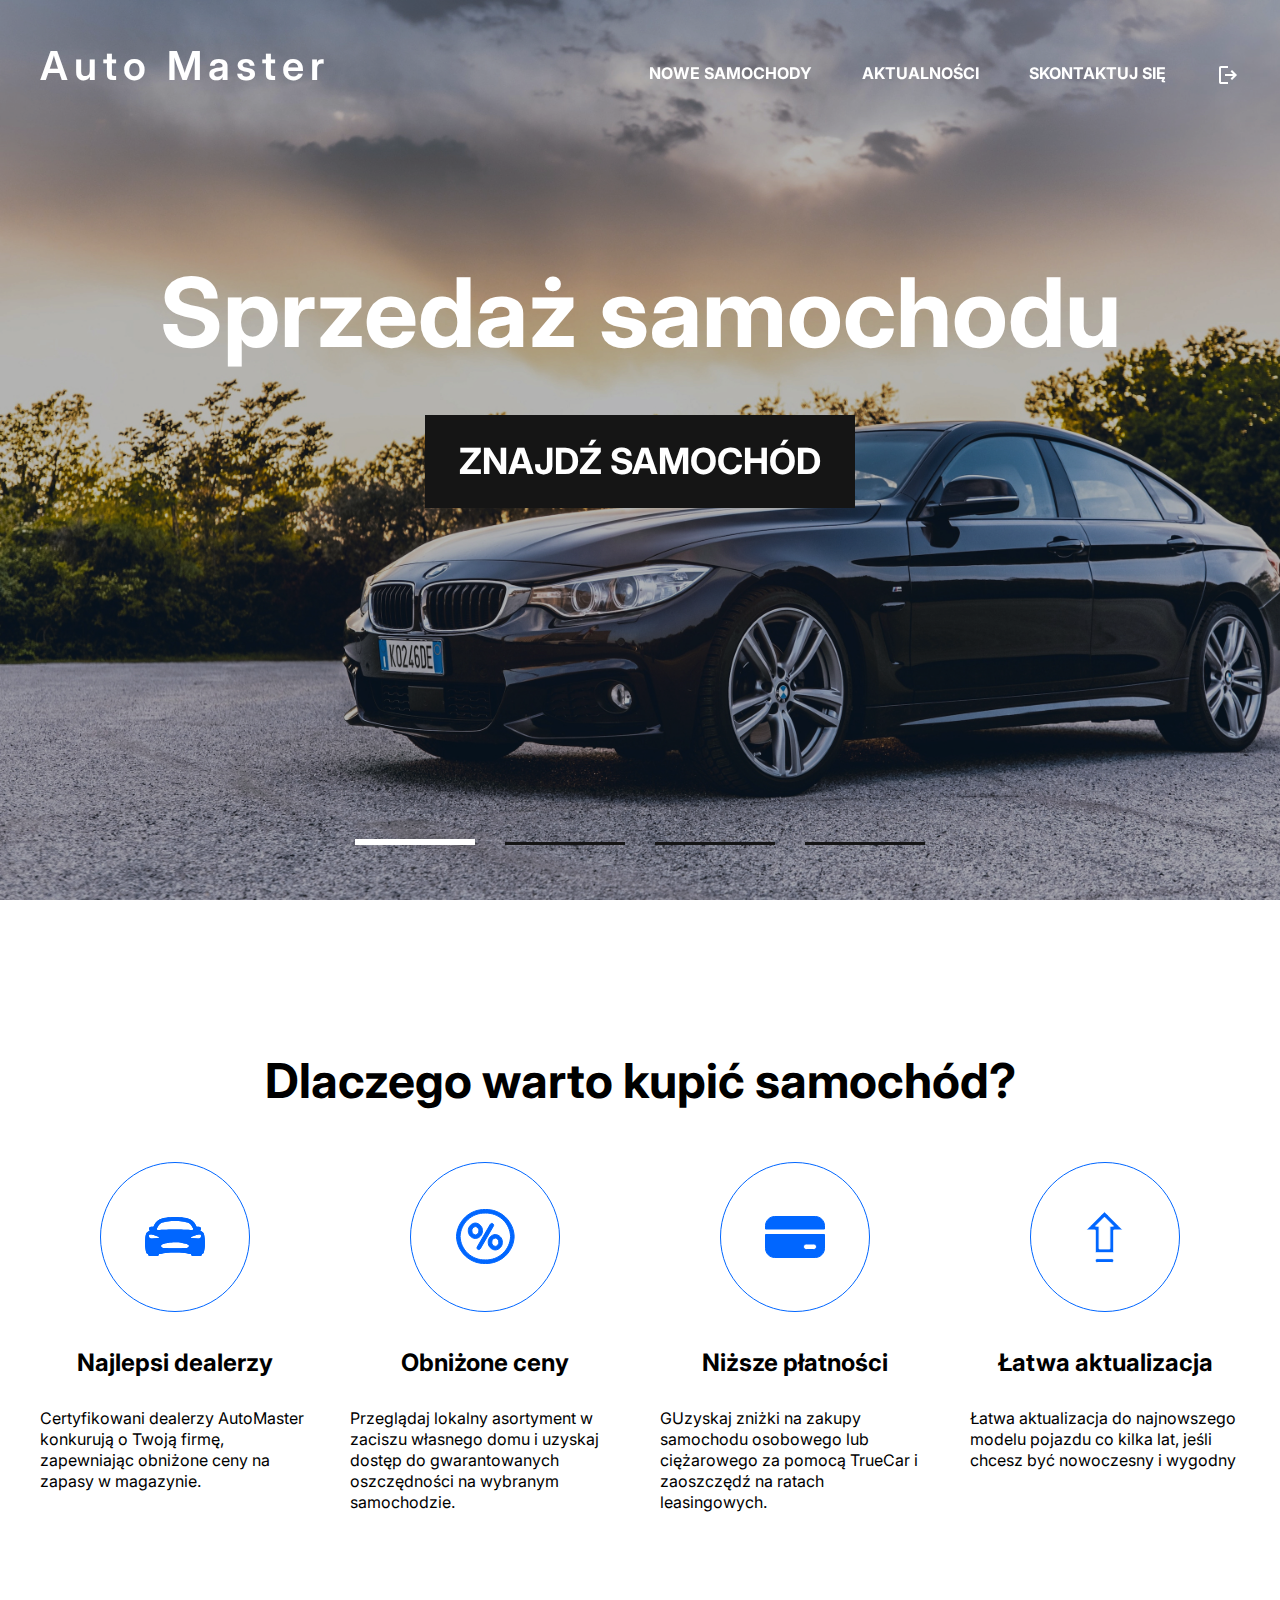
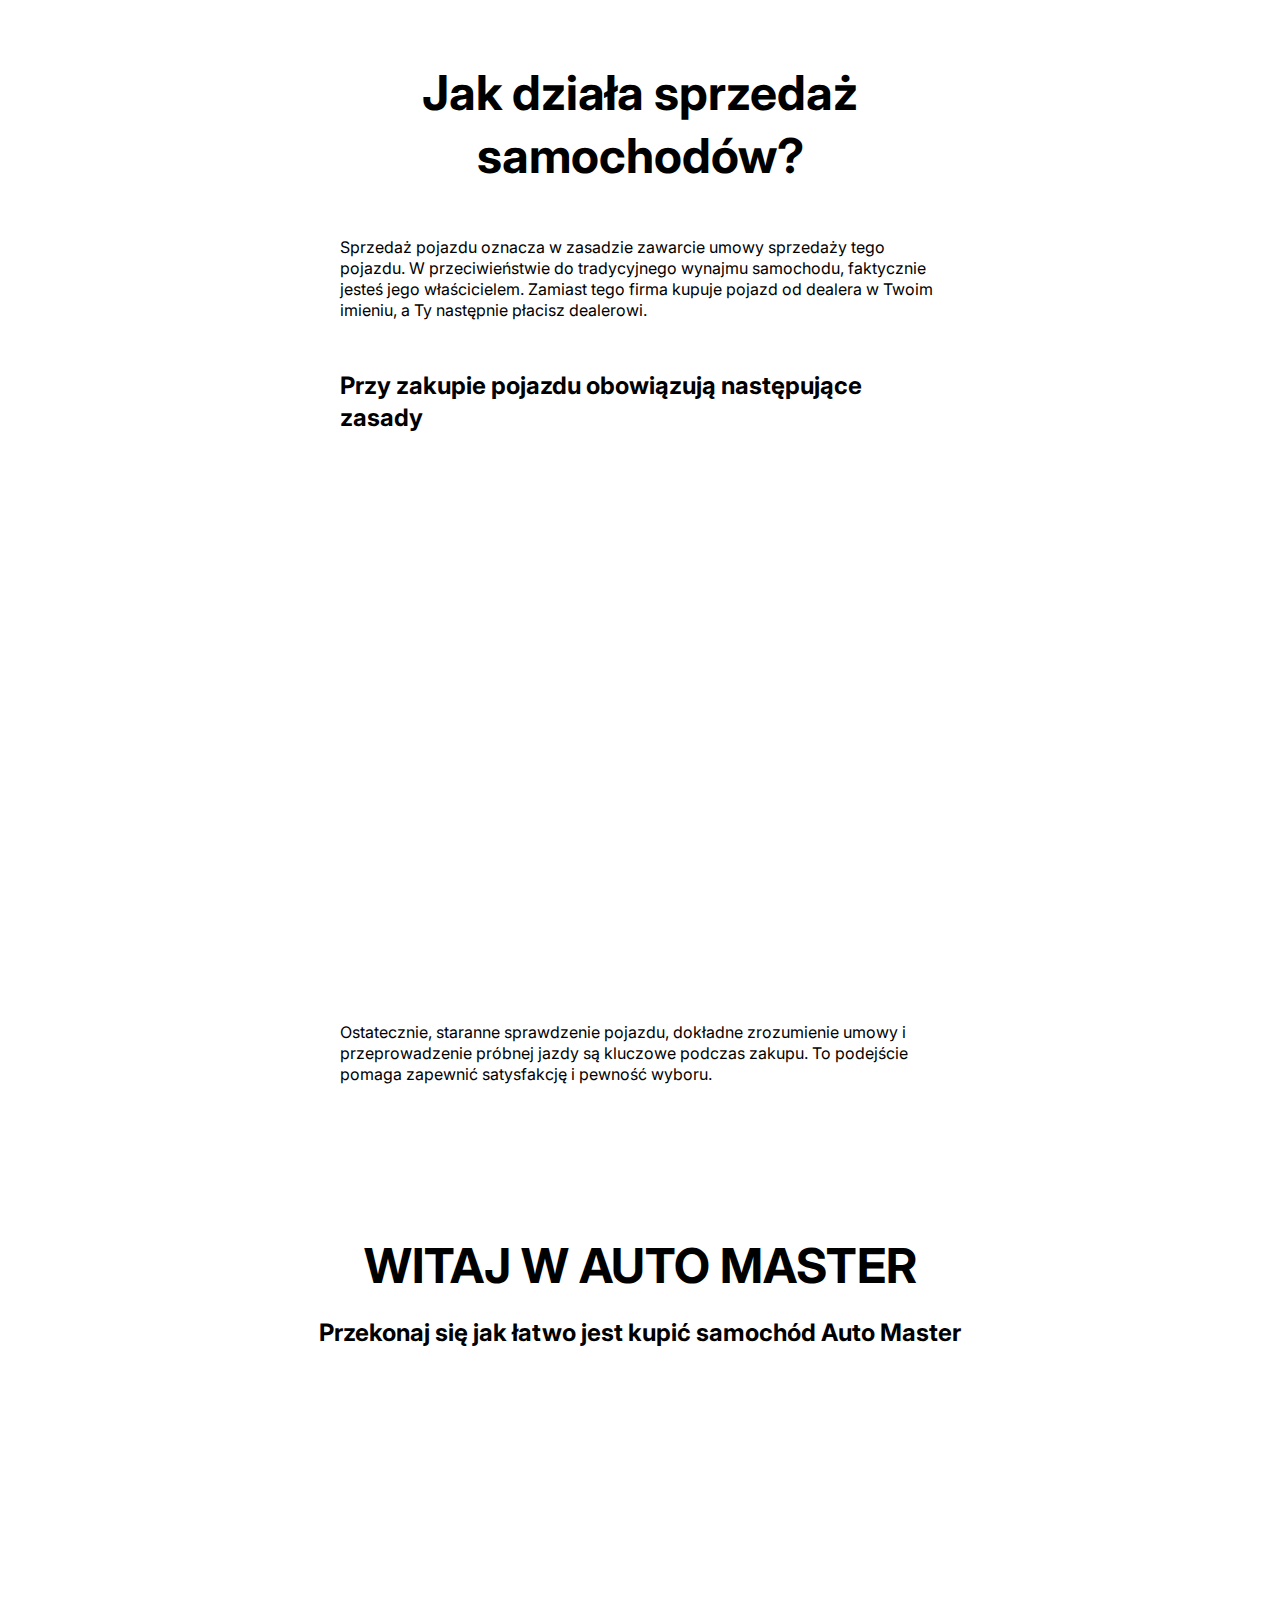
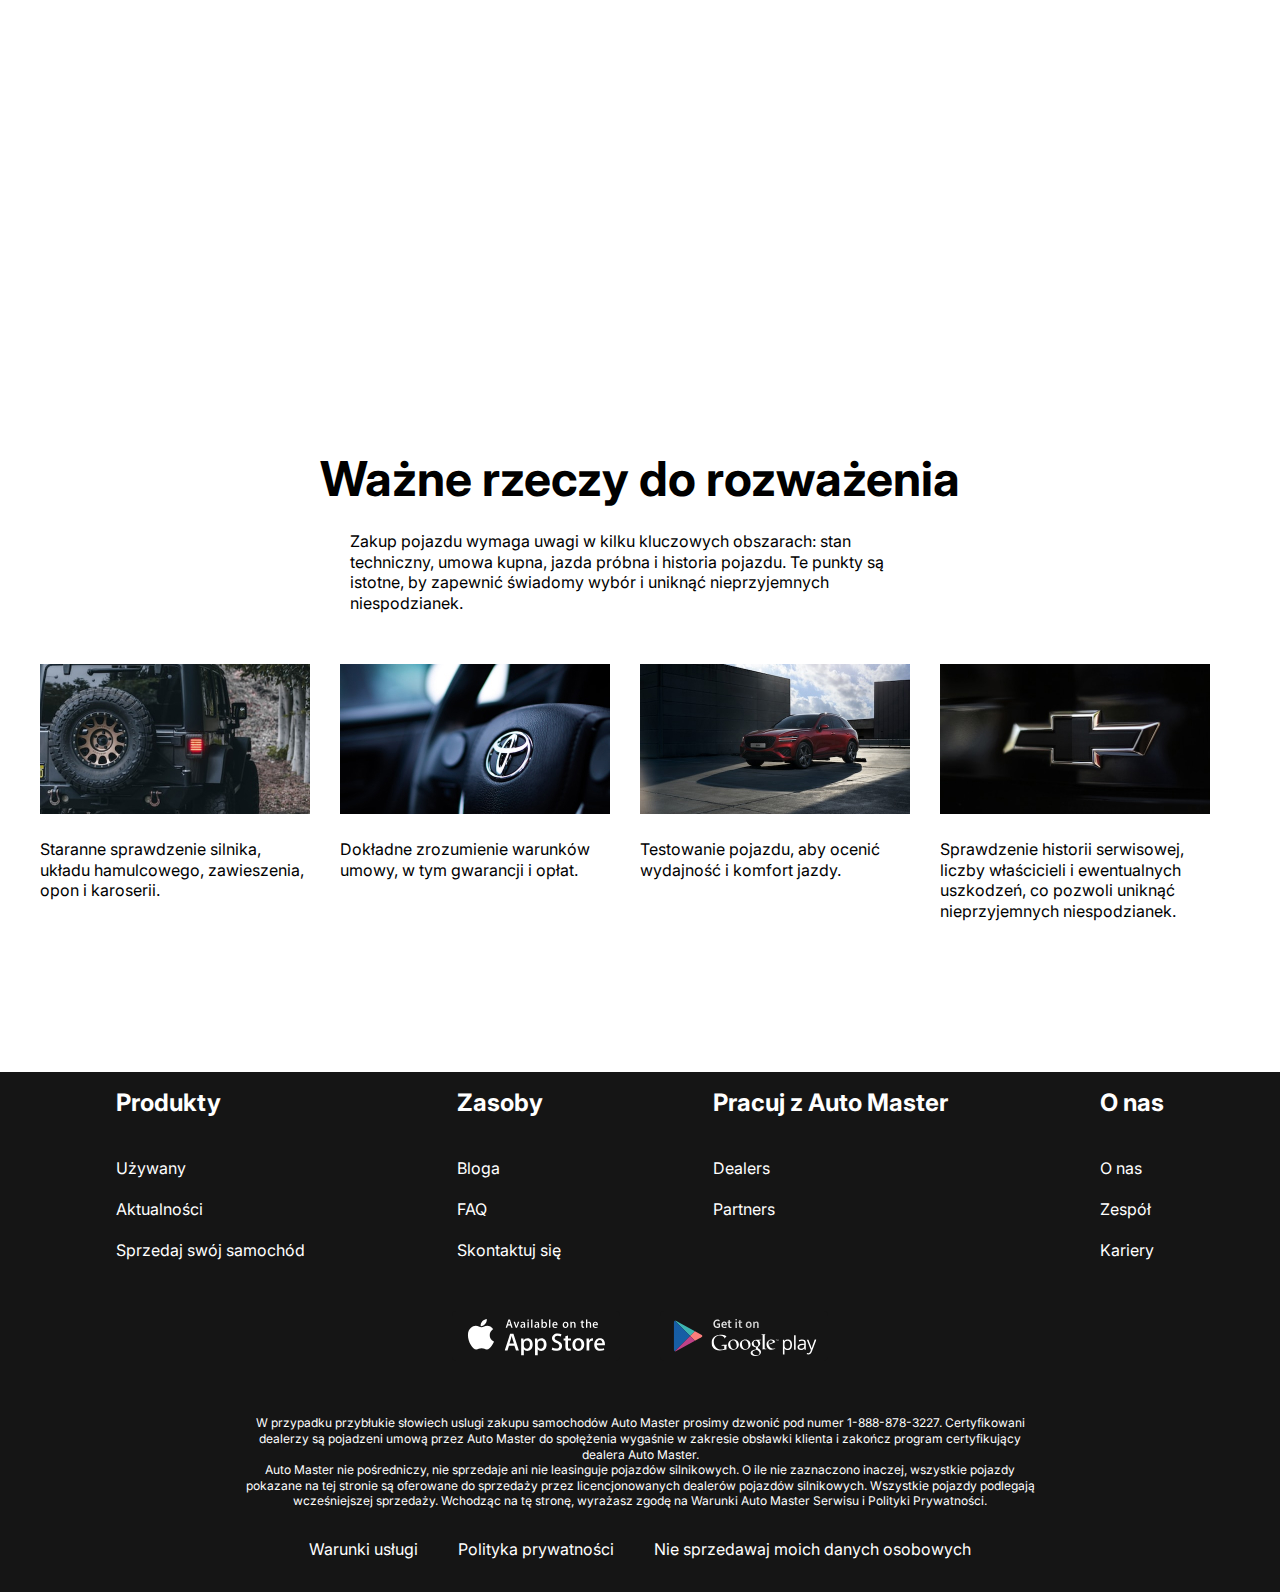
<file: Index.html>
<!DOCTYPE html>
<html lang = "pl">
	<head>
		<title>AutoMaster</title>
		<meta charset="UTF-8">
		<meta name="viewport" content="width=device-width, initial-scale=1">
		<link rel="stylesheet" href="https://fonts.googleapis.com/css2?family=Material+Symbols+Outlined:opsz,wght,FILL,GRAD@24,400,0,0" />
		<link rel="preconnect" href="https://fonts.googleapis.com">
		<link rel="preconnect" href="https://fonts.gstatic.com" crossorigin>
		<link href="https://fonts.googleapis.com/css2?family=Inter:wght@400;700&display=swap" rel="stylesheet">
		<link rel="stylesheet" href="https://cdn.jsdelivr.net/npm/swiper@11/swiper-bundle.min.css"/>
		<link rel="preconnect" href="https://fonts.googleapis.com">
		<link rel="preconnect" href="https://fonts.gstatic.com" crossorigin>
		<link href="https://fonts.googleapis.com/css2?family=Teko:wght@600&display=swap" rel="stylesheet">
		<link rel="stylesheet" href="css/home.css">
	</head>
	<body>
	<div class="wrapper">
		<header class="header header-main">
			<div class="container">
				<div class="header__inner">
					<a class="logo" href="home.html">
						<p class="logo__title">Auto Master</p>
					</a>
					<nav class="menu">
						<button class="menu__btn">
						<span class="menu__btn-span"></span>
						<span class="menu__btn-span"></span>
						<span class="menu__btn-span"></span>
						</button>
						<ul class="menu__list">
							<li class="menu__list-item">
								<a class="menu__list-link" href="new-cars.html">NOWE SAMOCHODY</a>
								<div class="hidden-block">
									<ul class="hidden-item">
										<li><a href="new-cars.html">Samochód i Minivan</a></li>
										<li><a href="new-cars.html">Samochody ciężarowe</a></li>
										<li><a href="new-cars.html">Crossovers & SUVs</a></li>
										<li><a href="new-cars.html">Zelektryzowany</a></li>
									</ul>
								</div>
							</li>
							<li class="menu__list-item">
								<a class="menu__list-link" href="news.html">Aktualności</a>
							</li>
							<li class="menu__list-item">
								<a class="menu__list-link" href="contact.html">SKONTAKTUJ SIĘ</a>
							</li>
							<li>
								<a href="logging.html"><span  class="menu__logout material-symbols-outlined">logout</span></a>
							</li>
						</ul>
					</nav>
				</div>
			</div>
		</header>
		<main class="main">
			<section class="top">
			<div class="container">
				<h1 class="title">Sprzedaż samochodu</h1>
				<a class="top__link" href="new-cars.html" >
					ZNAJDŹ SAMOCHÓD
				</a>
			</div>
		</section>
			<div class="slider">
				<div class="swiper">
					<div class="swiper-wrapper">
						<div class="swiper-slide" style="background-image: url(img/slide1.jpg);"></div>
						<div class="swiper-slide" style="background-image: url(img/slide5.jpg);"></div>
						<div class="swiper-slide" style="background-image: url(img/slide6.jpg);"></div>
						<div class="swiper-slide" style="background-image: url(img/slide7.jpg);"></div>
					</div>
					<div class="swiper-pagination"></div>
				</div>
			</div>
			<section class="why-lease">
				<div class="container">
					<h2 class="section-title">Dlaczego warto kupić samochód?</h2>
					<ul class="why-lease__list">
						<li class="why-lease__item">
							<img src="img/why-lease1.svg" alt="#" class="why-lease__item-img">
							<h3 class="why-lease__title">Najlepsi dealerzy</h3>
							<p class="why-lease__text">Certyfikowani dealerzy AutoMaster konkurują o Twoją firmę, zapewniając obniżone ceny na zapasy w magazynie.</p>
						</li>
						<li class="why-lease__item">
							<img src="img/why-lease2.svg" alt="#" class="why-lease__item-img">
							<h3 class="why-lease__title">Obniżone ceny</h3>
							<p class="why-lease__text">Przeglądaj lokalny asortyment w zaciszu własnego domu i uzyskaj dostęp do gwarantowanych oszczędności na wybranym samochodzie.</p>
						</li>
						<li class="why-lease__item">
							<img src="img/why-lease3.svg" alt="#" class="why-lease__item-img">
							<h3 class="why-lease__title">Niższe płatności</h3>
							<p class="why-lease__text">GUzyskaj zniżki na zakupy samochodu osobowego lub ciężarowego za pomocą TrueCar i zaoszczędź na ratach leasingowych.</p>
						</li>
						<li class="why-lease__item">
							<img src="img/why-lease4.svg" alt="#" class="why-lease__item-img">
							<h3 class="why-lease__title">Łatwa aktualizacja</h3>
							<p class="why-lease__text">Łatwa aktualizacja do najnowszego modelu pojazdu co kilka lat, jeśli chcesz być nowoczesny i wygodny</p>
						</li>
					</ul>
				</div>
			</section>
			<section class="how-does">
				<div class="container">
					<div class="how__does-inner">
						<h2 class="section-title">Jak działa sprzedaż samochodów?</h2>
						<p class="how__does-text">Sprzedaż pojazdu oznacza w zasadzie zawarcie umowy sprzedaży tego pojazdu.
							W przeciwieństwie do tradycyjnego wynajmu samochodu, faktycznie jesteś jego właścicielem.
							Zamiast tego firma kupuje pojazd od dealera w Twoim imieniu, a Ty następnie płacisz dealerowi.</p>
						<h4 class="how__does-title">Przy zakupie pojazdu obowiązują następujące zasady</h4>
						<ol class="how__does-list">
							<li class="how__does-item">Przy zakupie pojazdu ważne jest sprawdzenie stanu technicznego oraz historii serwisowej, aby upewnić się co do jego stanu i przeszłości.</li>
							<li class="how__does-item">Konieczne jest dokładne zapoznanie się z umową kupna-sprzedaży oraz warunkami gwarancji, aby uniknąć nieporozumień związanych z transakcją.</li>
							<li class="how__does-item">Przed finalizacją zakupu zaleca się przeprowadzenie próbnej jazdy, aby ocenić wydajność i komfort pojazdu oraz upewnić się, czy spełnia oczekiwania nabywcy.</li>
						</ol>
						<p class="how-does__text">Ostatecznie, staranne sprawdzenie pojazdu, dokładne zrozumienie umowy i przeprowadzenie próbnej jazdy są kluczowe podczas zakupu. To podejście pomaga zapewnić satysfakcję i pewność wyboru.</p>
					</div>
				</div>
			</section>
			<section class="video">
				<div class="container">
					<h2 class="section-title video__title">WITAJ W AUTO MASTER</h2>
					<p class="video__text">Przekonaj się jak łatwo jest kupić samochód Auto Master</p>
					<iframe class="video__content" width="1000" height="500" src="https://www.youtube.com/embed/Zb0x7zTVzew?si=_I_IESefMop4IE1C&amp;controls=0" title="YouTube video player" frameborder="0" allow="accelerometer; autoplay; clipboard-write; encrypted-media; gyroscope; picture-in-picture; web-share" allowfullscreen></iframe>
				</div>
			</section>
			<section class="important">
				<div class="container">
					<h2 class="section-title important__title">Ważne rzeczy do rozważenia</h2>
					<p class="important__text">Zakup pojazdu wymaga uwagi w kilku kluczowych obszarach: stan techniczny, umowa kupna, jazda próbna i historia pojazdu. Te punkty są istotne, by zapewnić świadomy wybór i uniknąć nieprzyjemnych niespodzianek.</p>
					<ul class="important__list">
						<li class="important__item">
							<img class="important__item-img" src="img/important1.jpg" alt="#">
							<p class="important__text">Staranne sprawdzenie silnika, układu hamulcowego, zawieszenia, opon i karoserii.</p>
						</li>
						<li class="important__item">
							<img class="important__item-img" src="img/important2.jpg" alt="#">
							<p class="important__text">Dokładne zrozumienie warunków umowy, w tym gwarancji i opłat.</p>
						</li>
						<li class="important__item">
							<img class="important__item-img" src="img/important3.jpg" alt="#">
							<p class="important__text">Testowanie pojazdu, aby ocenić wydajność i komfort jazdy.</p>
						</li>
						<li class="important__item">
							<img class="important__item-img" src="img/important4.jpg" alt="#">
							<p class="important__text">Sprawdzenie historii serwisowej, liczby właścicieli i ewentualnych uszkodzeń, co pozwoli uniknąć nieprzyjemnych niespodzianek.</p>
						</li>
					</ul>
				</div>
			</section>
		</main>
		<footer class="footer">
			<div class="container">
				<nav class="footer__menu">
					<ul class="footer__menu-list">
						<li class="footer__menu-item"><h4 class="footer__menu-title">Produkty</h4></li>
						<li class="footer__menu-item"><a href="#" class="footer__menu-link">Używany</a></li>
						<li class="footer__menu-item"><a href="#" class="footer__menu-link">Aktualności</a></li>
						<li class="footer__menu-item"><a href="#" class="footer__menu-link">Sprzedaj swój samochód</a></li>
					</ul>
					<ul class="footer__menu-list">
						<li class="footer__menu-item"><h4 class="footer__menu-title">Zasoby</h4></li>
						<li class="footer__menu-item"><a href="#" class="footer__menu-link">Bloga</a></li>
						<li class="footer__menu-item"><a href="#" class="footer__menu-link">FAQ</a></li>
						<li class="footer__menu-item"><a href="#" class="footer__menu-link">Skontaktuj się</a></li>
					</ul>
					<ul class="footer__menu-list">
						<li class="footer__menu-item"><h4 class="footer__menu-title">Pracuj z Auto Master</h4></li>
						<li class="footer__menu-item"><a href="#" class="footer__menu-link">Dealers</a></li>
						<li class="footer__menu-item"><a href="#" class="footer__menu-link">Partners</a></li>
					</ul>
					<ul class="footer__menu-list">
						<li class="footer__menu-item"><h4 class="footer__menu-title">O nas</h4></li>
						<li class="footer__menu-item"><a href="#" class="footer__menu-link">O nas</a></li>
						<li class="footer__menu-item"><a href="#" class="footer__menu-link">Zespół</a></li>
						<li class="footer__menu-item"><a href="#" class="footer__menu-link">Kariery</a></li>
					</ul>
				</nav>
				<ul class="app">
					<li class="app__item">
						<a class="app__item-link" href="#" >
							<img class="app__item-img" src="img/app-store.svg" alt="app-store">
						</a>
					</li>
					<li class="app__item">
						<a class="app__item-link" href="#" >
							<img class="app__item-img" src="img/google-play.svg" alt="app-store">
						</a>
					</li>
				</ul>
				<div class="footer__copy">
					<p class="footer__copy-text">W przypadku przybłukie słowiech uslugi zakupu samochodów Auto Master prosimy dzwonić pod numer 1-888-878-3227.
						Certyfikowani dealerzy są pojadzeni umową przez Auto Master do społężenia wygaśnie w zakresie obsławki klienta i
						zakończ program certyfikujący dealera Auto Master.</p>
					<p class="footer__copy-text">Auto Master nie pośredniczy, nie sprzedaje ani nie leasinguje pojazdów silnikowych.
						O ile nie zaznaczono inaczej, wszystkie pojazdy pokazane na tej stronie są oferowane do sprzedaży przez licencjonowanych dealerów pojazdów silnikowych.
						Wszystkie pojazdy podlegają wcześniejszej sprzedaży. Wchodząc na tę stronę, wyrażasz zgodę na Warunki Auto Master
						Serwisu i Polityki Prywatności.</p>
				</div>
				<nav class="copy__nav">
					<ul class="copy__nav-list">
						<li class="copy__nav-item"><a href="#" class="copy__nav-link">Warunki usługi</a></li>
						<li class="copy__nav-item"><a href="#" class="copy__nav-link">Polityka prywatności</a></li>
						<li class="copy__nav-item"><a href="#" class="copy__nav-link">Nie sprzedawaj moich danych osobowych</a></li>
					</ul>
				</nav>
			</div>
		</footer>
	</div>
	<script src="https://ajax.googleapis.com/ajax/libs/jquery/3.5.1/jquery.min.js"></script>
	<script src="https://cdn.jsdelivr.net/npm/swiper@11/swiper-bundle.min.js"></script>
	<script src="js/home.js"></script>
	</body>
</html>
</file>
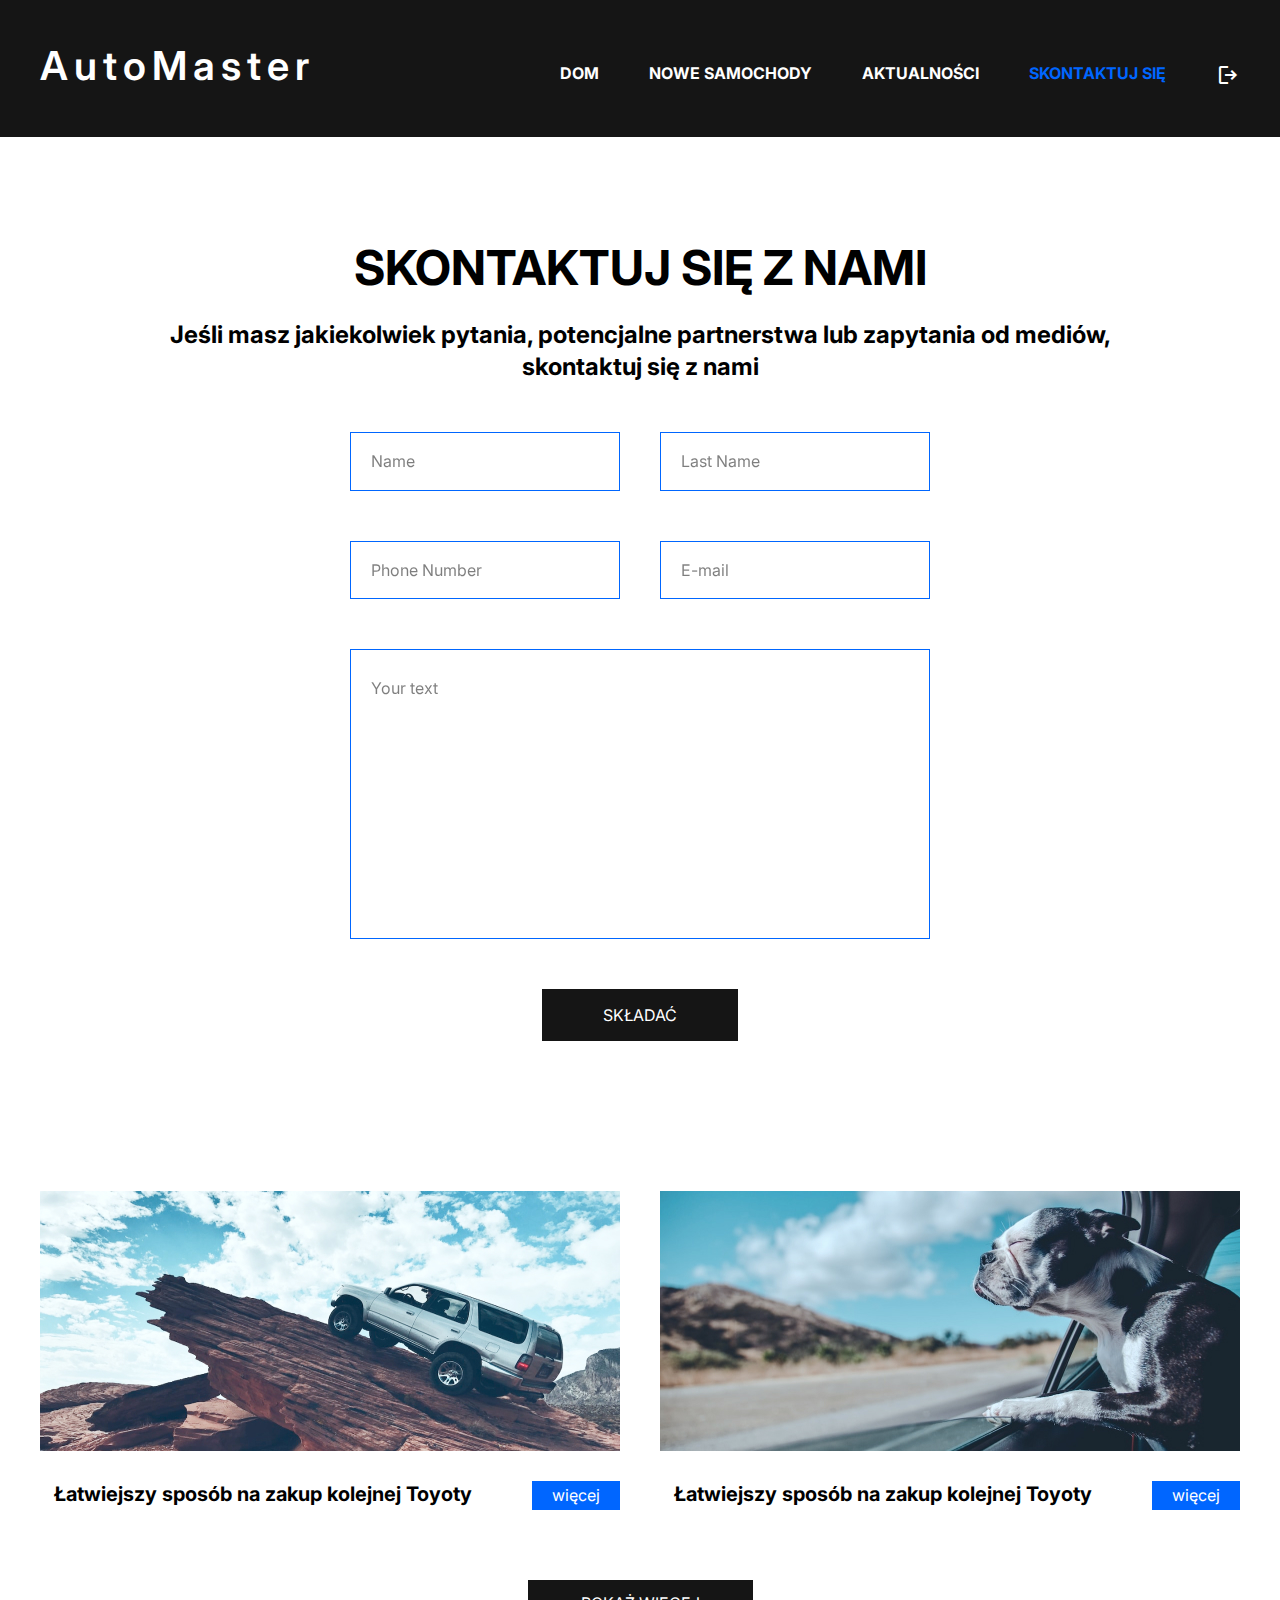
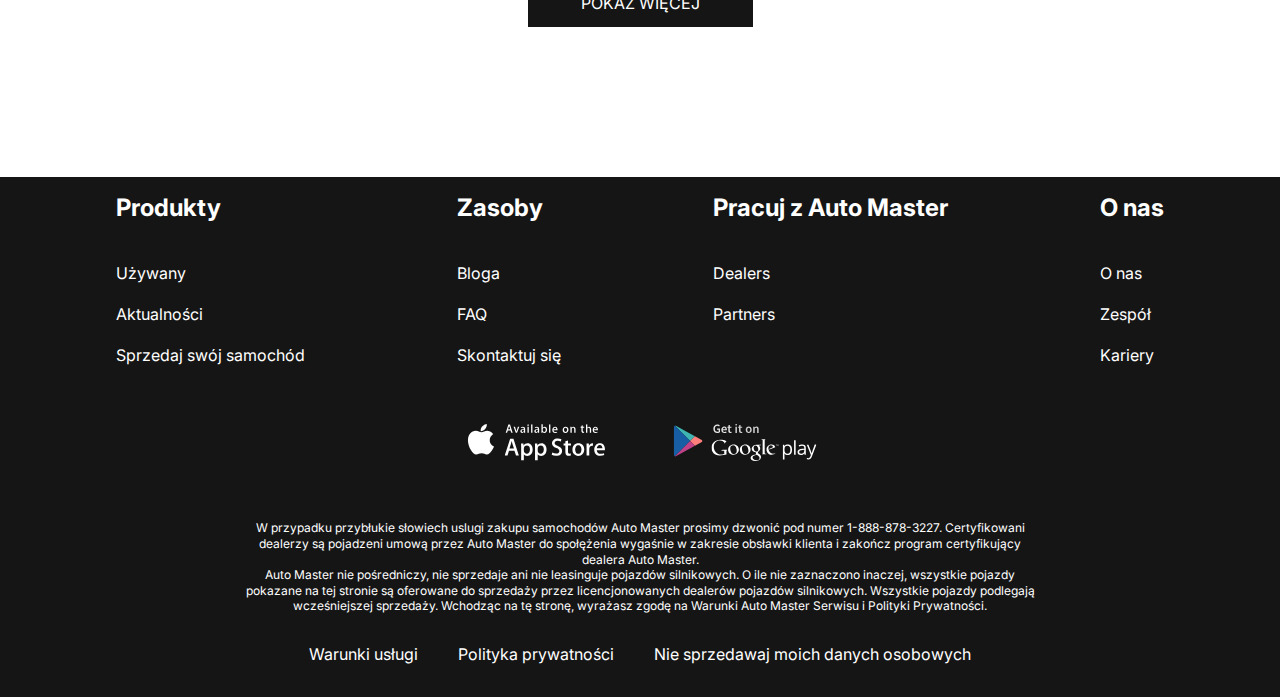
<file: contact.html>
<!DOCTYPE html>
<html lang = "pl">
	<head>
		<title>AutoMaster</title>
		<meta charset="UTF-8">
		<meta name="viewport" content="width=device-width, initial-scale=1">
		<link rel="preconnect" href="https://fonts.googleapis.com">
		<link rel="preconnect" href="https://fonts.gstatic.com" crossorigin>
		<link href="https://fonts.googleapis.com/css2?family=Inter:wght@400;700&display=swap" rel="stylesheet">
		<link rel="stylesheet" href="https://fonts.googleapis.com/css2?family=Material+Symbols+Outlined:opsz,wght,FILL,GRAD@24,400,0,0" />
		<link rel="stylesheet" href="css/contact.css">
	</head>
	<body>
	<div class="wrapper">
		<header class="header header-main">
			<div class="container">
				<div class="header__inner">
					<a class="logo" href="home.html">
						<p class="logo__title">AutoMaster</p>
					</a>
					<nav class="menu">
						<button class="menu__btn">
							<span class="menu__btn-span"></span>
							<span class="menu__btn-span"></span>
							<span class="menu__btn-span"></span>
						</button>
						<ul class="menu__list">
							<li class="menu__list-item">
								<a class="menu__list-link" href="home.html">dom</a>
							</li>
							<li class="menu__list-item">
								<a class="menu__list-link" href="new-cars.html">NOWE SAMOCHODY</a>
							</li>
							<li class="menu__list-item">
								<a class="menu__list-link" href="news.html">Aktualności</a>
							</li>
							<li class="menu__list-item menu__list-link--active">
								<a class="menu__list-link" href="contact.html">SKONTAKTUJ SIĘ</a>
							</li>
							<li>
								<a href="logging.html"><span  class="menu__logout material-symbols-outlined">logout</span></a>
							</li>
						</ul>
					</nav>
				</div>
			</div>
		</header>
		<main class="main">
			<section class="contacts">
				<div class="container">
					<h2 class="section-title contacts__title">SKONTAKTUJ SIĘ Z NAMI</h2>
					<p class="contacts__text">Jeśli masz jakiekolwiek pytania, potencjalne partnerstwa lub zapytania od mediów, skontaktuj się z nami</p>
					<div id="formContent">
						<form class="form__contacts" id="contactForm">
							<input class="form__contacts-input" id="first-name" placeholder="Name" type="text">
							<input class="form__contacts-input" id="last-name" placeholder="Last Name" type="text">
							<input class="form__contacts-input" id="phoneNumber" placeholder="Phone Number" type="tel">
							<input class="form__contacts-input" id="email" placeholder="E-mail" type="email">
							<textarea id="form__text" name="form__text" class="form__textarea" placeholder="Your text"></textarea>
							<button class="form__button" id="submitBtn" type="submit">SKŁADAĆ</button>
						</form>
					</div>
				</div>
			</section>
			<section class="blog">
				<div class="container">
					<div class="blog__items">
						<div class="blog__item">
							<img class="blog__item-img" src="img/blog1.jpg" alt="#">
							<h4 class="blog__item-title">Łatwiejszy sposób na zakup kolejnej Toyoty</h4>
							<a class="blog__item-link" href="news.html">więcej</a>
						</div>
						<div class="blog__item">
							<img class="blog__item-img" src="img/blog2.jpg" alt="#">
							<h4 class="blog__item-title">Łatwiejszy sposób na zakup kolejnej Toyoty</h4>
							<a class="blog__item-link" href="news.html">więcej</a>
						</div>
					</div>
					<div class="blog__btn-show">
						<a class="blog__link" href="news.html">POKAŻ WIĘCEJ</a>
					</div>
				</div>
			</section>
		</main>
		<footer class="footer">
			<div class="container">
				<nav class="footer__menu">
					<ul class="footer__menu-list">
						<li class="footer__menu-item"><h4 class="footer__menu-title">Produkty</h4></li>
						<li class="footer__menu-item"><a href="#" class="footer__menu-link">Używany</a></li>
						<li class="footer__menu-item"><a href="#" class="footer__menu-link">Aktualności</a></li>
						<li class="footer__menu-item"><a href="#" class="footer__menu-link">Sprzedaj swój samochód</a></li>
					</ul>
					<ul class="footer__menu-list">
						<li class="footer__menu-item"><h4 class="footer__menu-title">Zasoby</h4></li>
						<li class="footer__menu-item"><a href="#" class="footer__menu-link">Bloga</a></li>
						<li class="footer__menu-item"><a href="#" class="footer__menu-link">FAQ</a></li>
						<li class="footer__menu-item"><a href="#" class="footer__menu-link">Skontaktuj się</a></li>
					</ul>
					<ul class="footer__menu-list">
						<li class="footer__menu-item"><h4 class="footer__menu-title">Pracuj z Auto Master</h4></li>
						<li class="footer__menu-item"><a href="#" class="footer__menu-link">Dealers</a></li>
						<li class="footer__menu-item"><a href="#" class="footer__menu-link">Partners</a></li>
					</ul>
					<ul class="footer__menu-list">
						<li class="footer__menu-item"><h4 class="footer__menu-title">O nas</h4></li>
						<li class="footer__menu-item"><a href="#" class="footer__menu-link">O nas</a></li>
						<li class="footer__menu-item"><a href="#" class="footer__menu-link">Zespół</a></li>
						<li class="footer__menu-item"><a href="#" class="footer__menu-link">Kariery</a></li>
					</ul>
				</nav>
				<ul class="app">
					<li class="app__item">
						<a class="app__item-link" href="#" >
							<img class="app__item-img" src="img/app-store.svg" alt="app-store">
						</a>
					</li>
					<li class="app__item">
						<a class="app__item-link" href="#" >
							<img class="app__item-img" src="img/google-play.svg" alt="app-store">
						</a>
					</li>
				</ul>
				<div class="footer__copy">
					<p class="footer__copy-text">W przypadku przybłukie słowiech uslugi zakupu samochodów Auto Master prosimy dzwonić pod numer 1-888-878-3227.
						Certyfikowani dealerzy są pojadzeni umową przez Auto Master do społężenia wygaśnie w zakresie obsławki klienta i
						zakończ program certyfikujący dealera Auto Master.</p>
					<p class="footer__copy-text">Auto Master nie pośredniczy, nie sprzedaje ani nie leasinguje pojazdów silnikowych.
						O ile nie zaznaczono inaczej, wszystkie pojazdy pokazane na tej stronie są oferowane do sprzedaży przez licencjonowanych dealerów pojazdów silnikowych.
						Wszystkie pojazdy podlegają wcześniejszej sprzedaży. Wchodząc na tę stronę, wyrażasz zgodę na Warunki Auto Master
						Serwisu i Polityki Prywatności.</p>
				</div>
				<nav class="copy__nav">
					<ul class="copy__nav-list">
						<li class="copy__nav-item"><a href="#" class="copy__nav-link">Warunki usługi</a></li>
						<li class="copy__nav-item"><a href="#" class="copy__nav-link">Polityka prywatności</a></li>
						<li class="copy__nav-item"><a href="#" class="copy__nav-link">Nie sprzedawaj moich danych osobowych</a></li>
					</ul>
				</nav>
			</div>
		</footer>
	</div>
	<script src="https://cdn.emailjs.com/dist/email.min.js"></script>
	<script src="js/contact.js"></script>
	</body>
</html>
</file>
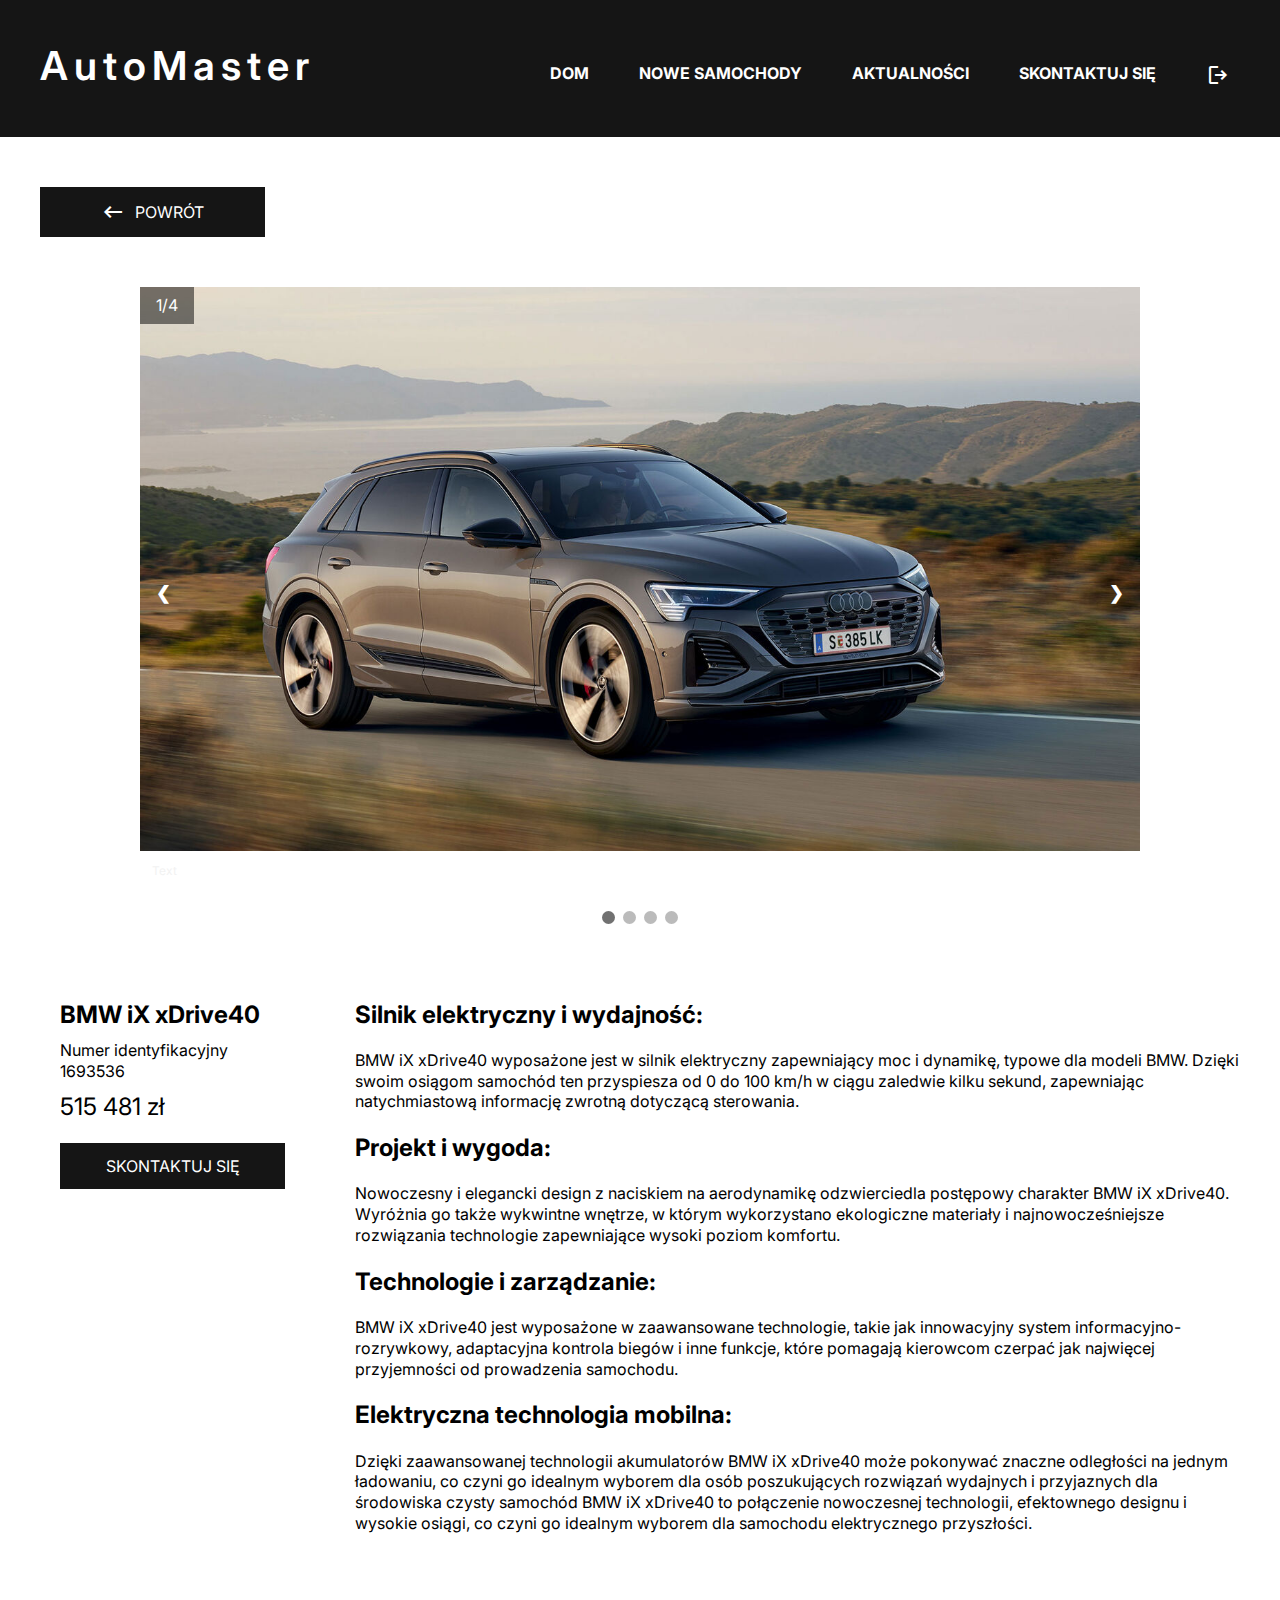
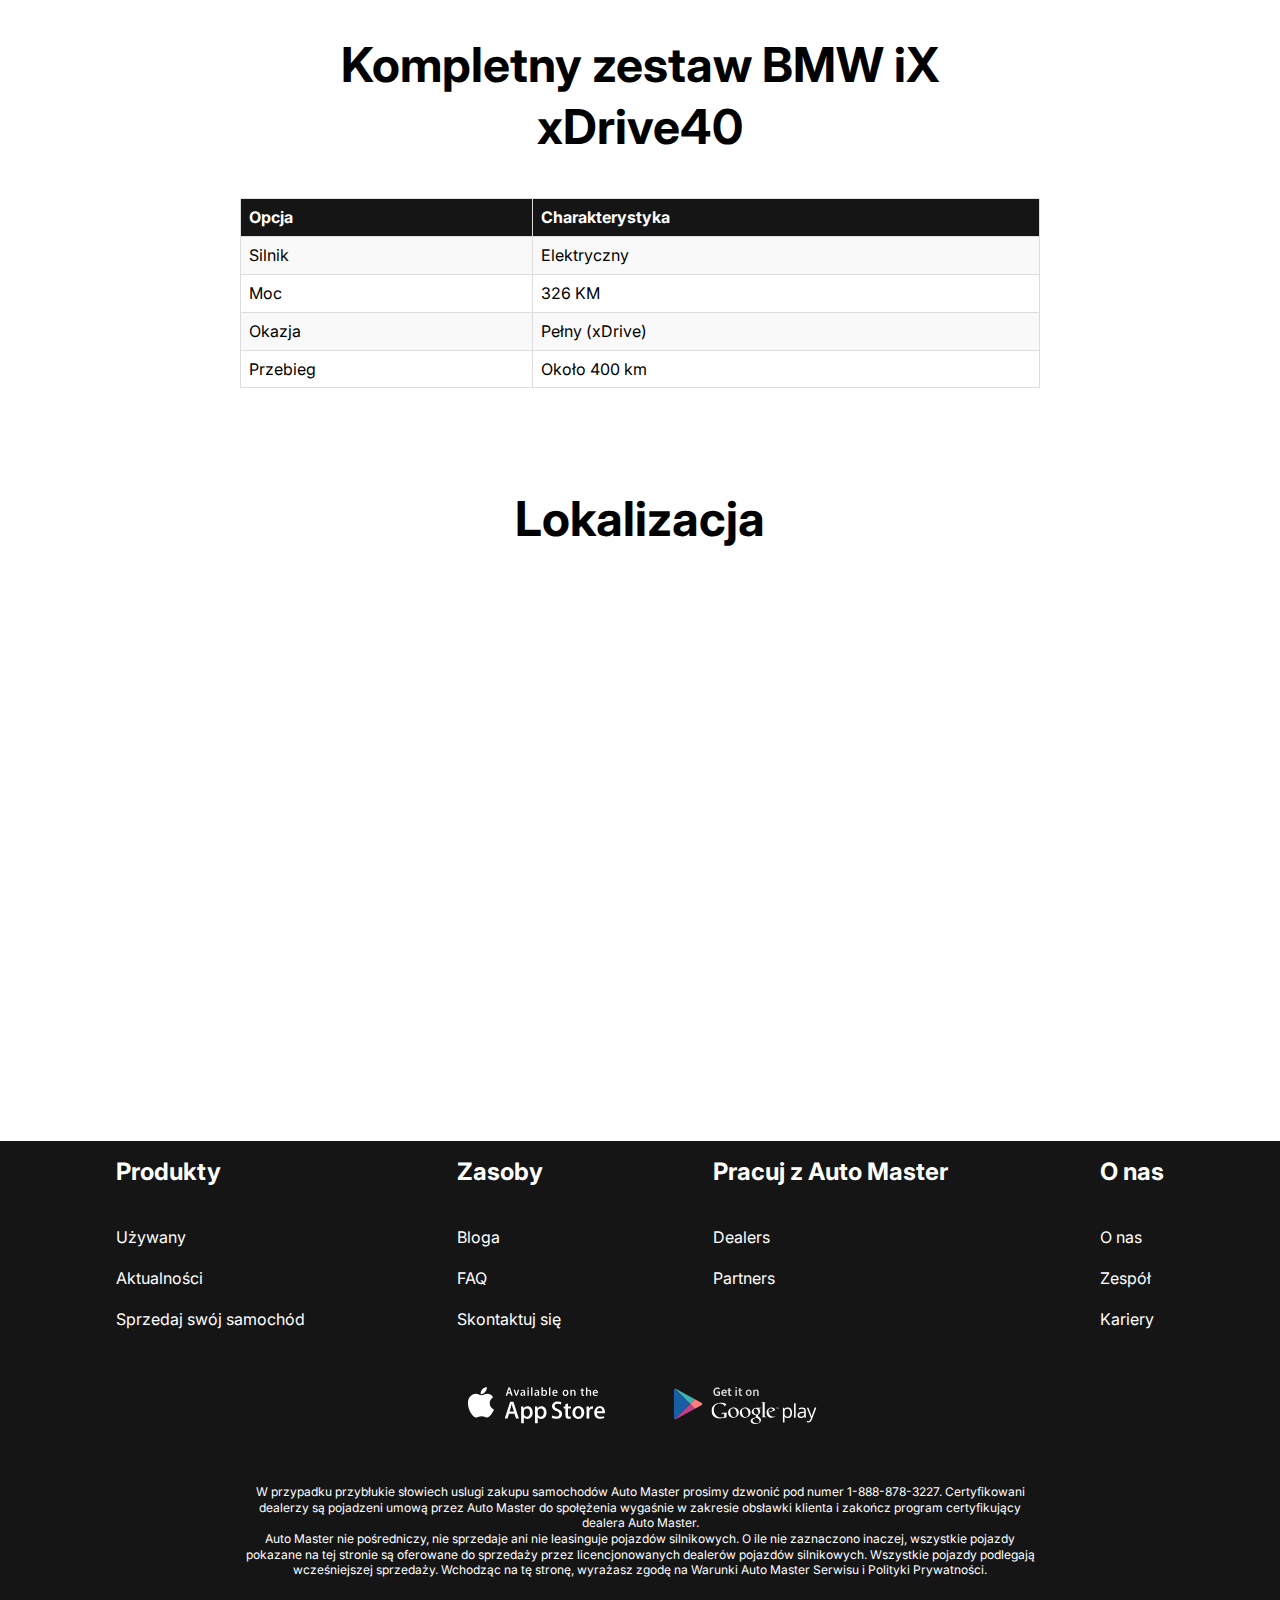
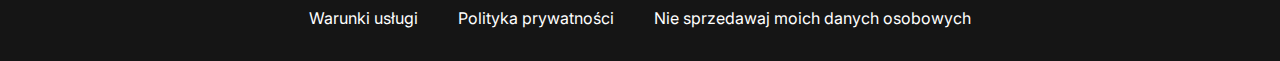
<file: details.html>
<!DOCTYPE html>
<html lang = "pl">
	<head>
		<title>AutoMaster</title>
		<meta charset="UTF-8">
		<meta name="viewport" content="width=device-width, initial-scale=1">
		<link rel="preconnect" href="https://fonts.googleapis.com">
		<link rel="preconnect" href="https://fonts.gstatic.com" crossorigin>
		<link href="https://fonts.googleapis.com/css2?family=Inter:wght@400;700&display=swap" rel="stylesheet">
		<link rel="stylesheet" href="https://fonts.googleapis.com/css2?family=Material+Symbols+Outlined:opsz,wght,FILL,GRAD@20..48,100..700,0..1,-50..200" />
		<link rel="stylesheet" href="https://fonts.googleapis.com/css2?family=Material+Symbols+Outlined:opsz,wght,FILL,GRAD@24,400,0,0" />
		<link rel="stylesheet" href="css/details.css">
	</head>
	<body>
	<div class="wrapper">
		<header class="header header-main">
			<div class="container">
				<div class="header__inner">
					<a class="logo" href="home.html">
						<p class="logo__title">AutoMaster</p>
					</a>
					<nav class="menu">
						<button class="menu__btn">
							<span class="menu__btn-span"></span>
							<span class="menu__btn-span"></span>
							<span class="menu__btn-span"></span>
						</button>
						<ul class="menu__list">
							<li class="menu__list-item">
								<a class="menu__list-link" href="home.html">dom</a>
							</li>
							<li class="menu__list-item">
								<a class="menu__list-link" href="new-cars.html">NOWE SAMOCHODY</a>
							</li>
							<li class="menu__list-item">
								<a class="menu__list-link" href="news.html">Aktualności</a>
							</li>
							<li class="menu__list-item">
								<a class="menu__list-link" href="contact.html">SKONTAKTUJ SIĘ</a>
							</li>
							<li>
								<a href="logging.html"><span  class="menu__logout material-symbols-outlined">logout</span></a>
							</li>
						</ul>
					</nav>
				</div>
			</div>
		</header>
		<main class="main">
			<section class="car">
				<div class="container">
					<div class="car__info">
						<div class="return__btn">
							<a class="car__link-btn" href="new-cars.html"><span class="material-symbols-outlined ">keyboard_backspace</span>powrót</a>
						</div>
						<div class="slider">
							<div class="car__slider">
								<div class="mySlides fade">
									<div class="number-text">1/4</div>
									<img class="mySlides-img" src="img/car1.jpg" style="width: 100%" alt="#">
									<div class="text">Text</div>
								</div>
								<div class="mySlides fade">
									<div class="number-text">2/4</div>
									<img class="mySlides-img" src="img/car1.1.jpg" style="width: 100%" alt="#">
									<div class="text">Text</div>
								</div>
								<div class="mySlides fade">
									<div class="number-text">3/4</div>
									<img class="mySlides-img" src="img/car1.2.png" style="width: 100%" alt="#">
									<div class="text">Text</div>
								</div>
								<div class="mySlides fade">
									<div class="number-text">4/4</div>
									<img class="mySlides-img" src="img/car1.3.jpg" style="width: 100%" alt="#">
									<div class="text">Text</div>
								</div>
								<a class="pref" onclick="plusSlides(-1)">&#10094</a>
								<a class="next" onclick="plusSlides(1)">&#10095</a>
							</div>
							<br>
							<div style="text-align: center">
								<span class="dot" onclick="plusSlides(1)"></span>
								<span class="dot" onclick="plusSlides(2)"></span>
								<span class="dot" onclick="plusSlides(3)"></span>
								<span class="dot" onclick="plusSlides(4)"></span>
							</div>
						</div>
						<div class="car__info-main">
							<div class="name__car">
								<h4 class="name__car-title">BMW iX xDrive40</h4>
								<p class="name__car-text">Numer identyfikacyjny 1693536</p>
								<p class="name__car-price">515 481 zł</p>
								<div class="car__btn" >
									<a class="car__link-btn" href="contact.html">SKONTAKTUJ SIĘ</a>
								</div>
							</div>
							<div class="car__info-details">
								<h4 class="card__title">Silnik elektryczny i wydajność:</h4>
								<p>BMW iX xDrive40 wyposażone jest w silnik elektryczny zapewniający moc i dynamikę,
									typowe dla modeli BMW. Dzięki swoim osiągom samochód ten przyspiesza od 0 do 100 km/h
									w ciągu zaledwie kilku sekund, zapewniając natychmiastową informację zwrotną dotyczącą sterowania.</p>
								<h4 class="card__title">Projekt i wygoda:</h4>
								<p>Nowoczesny i elegancki design z naciskiem na aerodynamikę odzwierciedla postępowy charakter BMW iX xDrive40.
									Wyróżnia go także wykwintne wnętrze, w którym wykorzystano ekologiczne materiały i najnowocześniejsze rozwiązania
									technologie zapewniające wysoki poziom komfortu.</p>
								<h4 class="card__title">Technologie i zarządzanie:</h4>
								<p>BMW iX xDrive40 jest wyposażone w zaawansowane technologie, takie jak innowacyjny system informacyjno-rozrywkowy,
									adaptacyjna kontrola biegów i inne funkcje, które pomagają kierowcom czerpać jak najwięcej przyjemności
									od prowadzenia samochodu.</p>
								<h4 class="card__title">Elektryczna technologia mobilna:</h4>
								<p>Dzięki zaawansowanej technologii akumulatorów BMW iX xDrive40 może pokonywać znaczne odległości
									na jednym ładowaniu, co czyni go idealnym wyborem dla osób poszukujących rozwiązań wydajnych i przyjaznych dla środowiska
									czysty samochód BMW iX xDrive40 to połączenie nowoczesnej technologii, efektownego designu i
									wysokie osiągi, co czyni go idealnym wyborem dla samochodu elektrycznego przyszłości.</p>
							</div>
						</div>
						<div class="table__data">
							<h2 class="map-title">Kompletny zestaw BMW iX xDrive40</h2>
							<table>
								<tr>
									<th class="table-color">Opcja</th>
									<th class="table-color">Charakterystyka</th>
								</tr>
								<tr>
									<td>Silnik</td>
									<td>Elektryczny</td>
								</tr>
								<tr>
									<td>Moc</td>
									<td>326 KM</td>
								</tr>
								<tr>
									<td>Okazja</td>
									<td>Pełny (xDrive)</td>
								</tr>
								<tr>
									<td>Przebieg</td>
									<td>Około 400 km</td>
								</tr>
							</table>
						</div>
						<h2 class="map-title">Lokalizacja</h2>
						<div id="map">
							<iframe class="map" src="https://www.google.com/maps/embed?pb=!1m14!1m8!1m3!
							1d5059.154850950305!2d17.9049865!3d50.6535387!3m2!1i1024!2i768!4f13.1!3m3!
							1m2!1s0x471053bb1bcdafab%3A0xf2ef41915344d5dd!2sPolitechnika%20Opolska!5e0!
							3m2!1spl!2spl!4v1701888287719!5m2!1spl!2spl" width="600" height="450"
									style="border:0;" allowfullscreen="" loading="lazy"
									referrerpolicy="no-referrer-when-downgrade"></iframe>
						</div>
					</div>
				</div>
			</section>
		</main>
		<footer class="footer">
			<div class="container">
				<nav class="footer__menu">
					<ul class="footer__menu-list">
						<li class="footer__menu-item"><h4 class="footer__menu-title">Produkty</h4></li>
						<li class="footer__menu-item"><a href="#" class="footer__menu-link">Używany</a></li>
						<li class="footer__menu-item"><a href="#" class="footer__menu-link">Aktualności</a></li>
						<li class="footer__menu-item"><a href="#" class="footer__menu-link">Sprzedaj swój samochód</a></li>
					</ul>
					<ul class="footer__menu-list">
						<li class="footer__menu-item"><h4 class="footer__menu-title">Zasoby</h4></li>
						<li class="footer__menu-item"><a href="#" class="footer__menu-link">Bloga</a></li>
						<li class="footer__menu-item"><a href="#" class="footer__menu-link">FAQ</a></li>
						<li class="footer__menu-item"><a href="#" class="footer__menu-link">Skontaktuj się</a></li>
					</ul>
					<ul class="footer__menu-list">
						<li class="footer__menu-item"><h4 class="footer__menu-title">Pracuj z Auto Master</h4></li>
						<li class="footer__menu-item"><a href="#" class="footer__menu-link">Dealers</a></li>
						<li class="footer__menu-item"><a href="#" class="footer__menu-link">Partners</a></li>
					</ul>
					<ul class="footer__menu-list">
						<li class="footer__menu-item"><h4 class="footer__menu-title">O nas</h4></li>
						<li class="footer__menu-item"><a href="#" class="footer__menu-link">O nas</a></li>
						<li class="footer__menu-item"><a href="#" class="footer__menu-link">Zespół</a></li>
						<li class="footer__menu-item"><a href="#" class="footer__menu-link">Kariery</a></li>
					</ul>
				</nav>
				<ul class="app">
					<li class="app__item">
						<a class="app__item-link" href="#" >
							<img class="app__item-img" src="img/app-store.svg" alt="app-store">
						</a>
					</li>
					<li class="app__item">
						<a class="app__item-link" href="#" >
							<img class="app__item-img" src="img/google-play.svg" alt="app-store">
						</a>
					</li>
				</ul>
				<div class="footer__copy">
					<p class="footer__copy-text">W przypadku przybłukie słowiech uslugi zakupu samochodów Auto Master prosimy dzwonić pod numer 1-888-878-3227.
						Certyfikowani dealerzy są pojadzeni umową przez Auto Master do społężenia wygaśnie w zakresie obsławki klienta i
						zakończ program certyfikujący dealera Auto Master.</p>
					<p class="footer__copy-text">Auto Master nie pośredniczy, nie sprzedaje ani nie leasinguje pojazdów silnikowych.
						O ile nie zaznaczono inaczej, wszystkie pojazdy pokazane na tej stronie są oferowane do sprzedaży przez licencjonowanych dealerów pojazdów silnikowych.
						Wszystkie pojazdy podlegają wcześniejszej sprzedaży. Wchodząc na tę stronę, wyrażasz zgodę na Warunki Auto Master
						Serwisu i Polityki Prywatności.</p>
				</div>
				<nav class="copy__nav">
					<ul class="copy__nav-list">
						<li class="copy__nav-item"><a href="#" class="copy__nav-link">Warunki usługi</a></li>
						<li class="copy__nav-item"><a href="#" class="copy__nav-link">Polityka prywatności</a></li>
						<li class="copy__nav-item"><a href="#" class="copy__nav-link">Nie sprzedawaj moich danych osobowych</a></li>
					</ul>
				</nav>
			</div>
		</footer>
	</div>
	<script src="js/details.js"></script>
	</body>
</html>
</file>
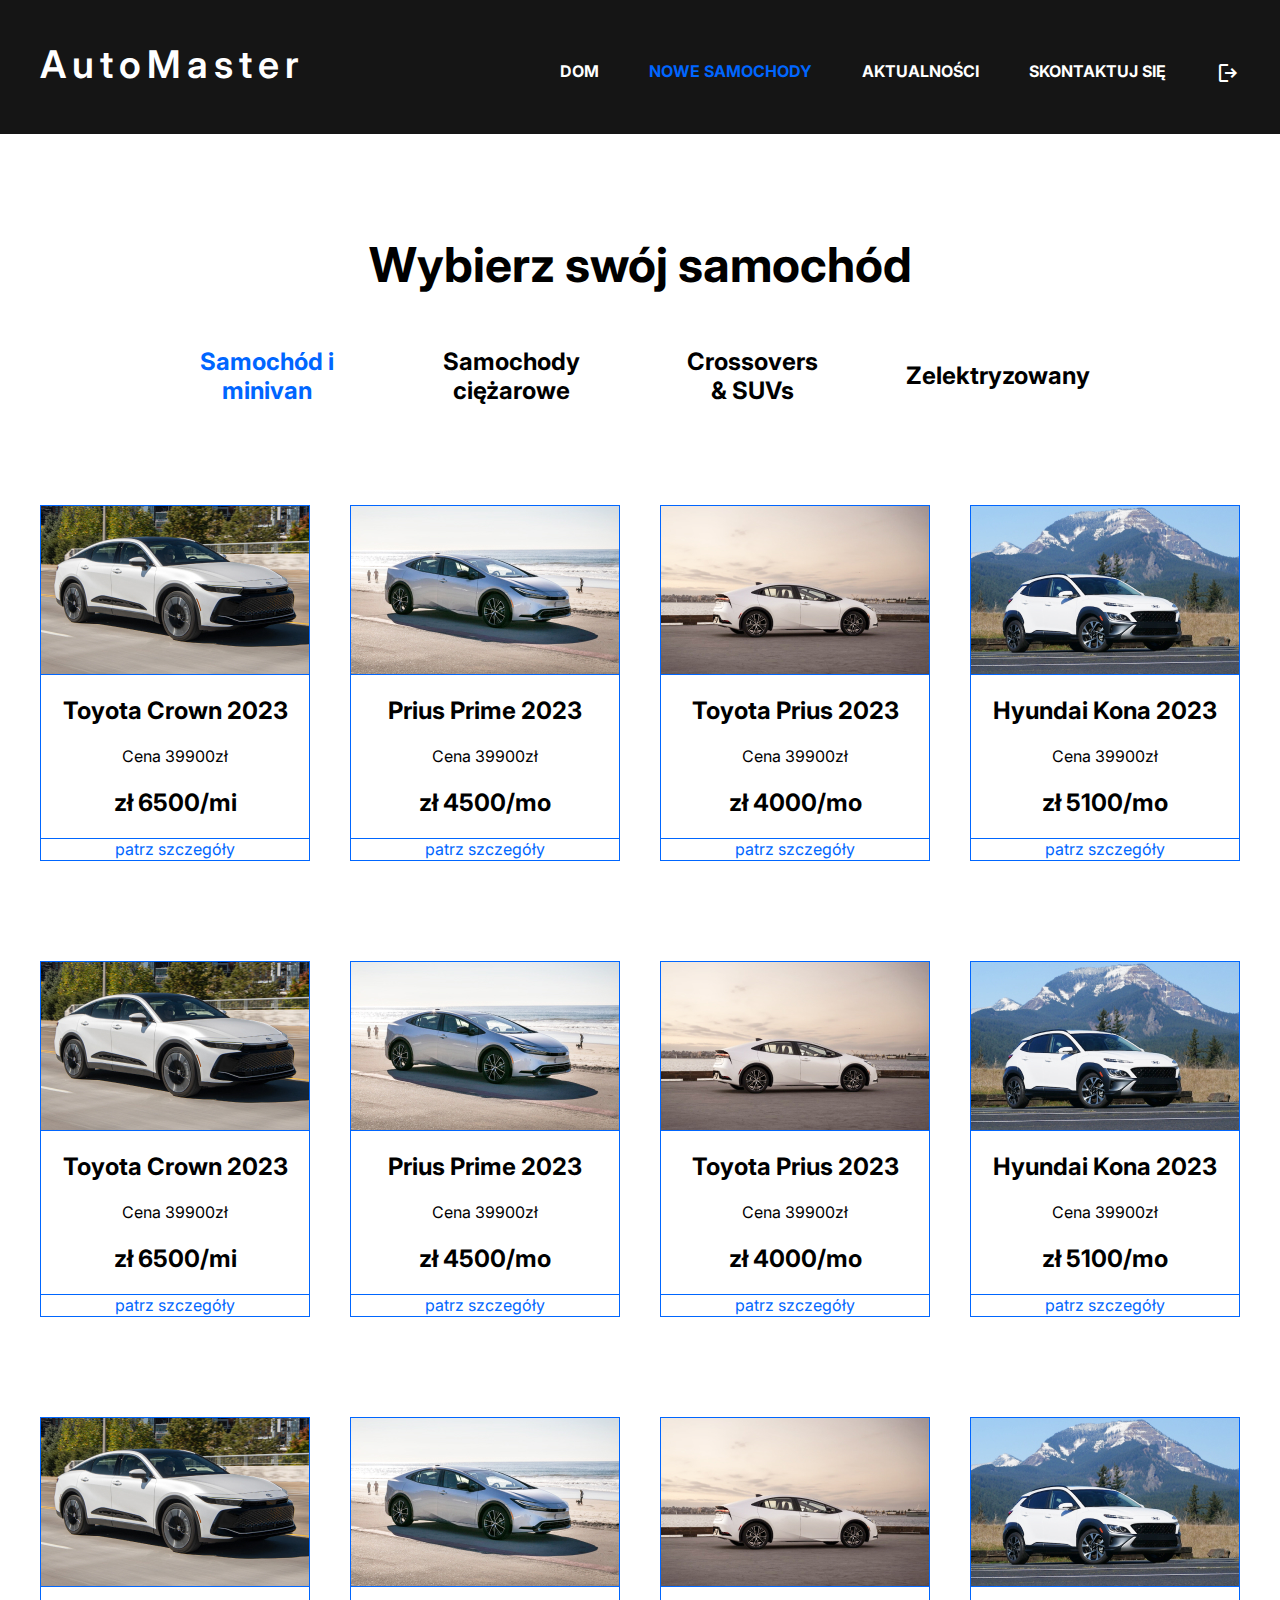
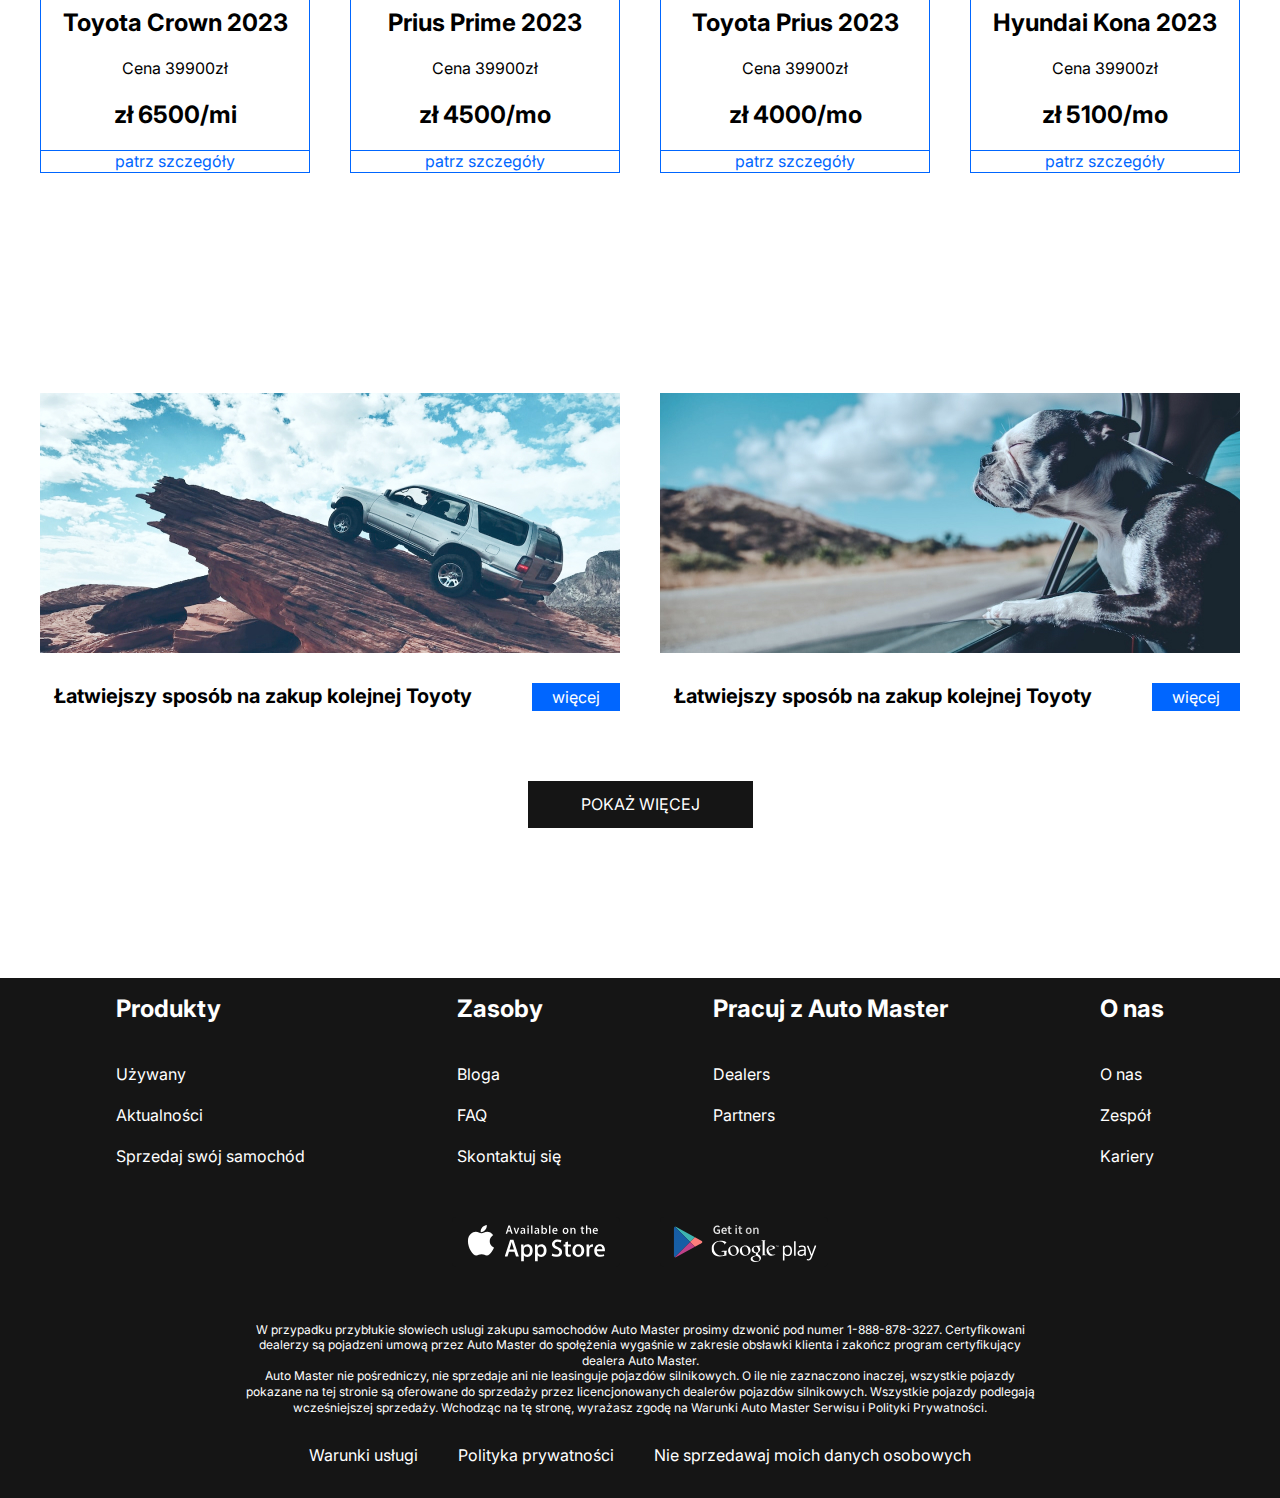
<file: new-cars.html>
<!DOCTYPE html>
<html lang = "pl">
	<head>
		<title>AutoMaster</title>
		<meta charset="UTF-8">
		<meta name="viewport" content="width=device-width, initial-scale=1">
		<link rel="preconnect" href="https://fonts.googleapis.com">
		<link rel="preconnect" href="https://fonts.gstatic.com" crossorigin>
		<link href="https://fonts.googleapis.com/css2?family=Inter:wght@400;700&display=swap" rel="stylesheet">
		<link rel="stylesheet" href="https://fonts.googleapis.com/css2?family=Material+Symbols+Outlined:opsz,wght,FILL,GRAD@24,400,0,0" />
		<link rel="stylesheet" href="css/new-cars.css">
	</head>
	<body>
	<div class="wrapper">
		<header class="header header-main">
			<div class="container">
				<div class="header__inner">
					<a class="logo" href="home.html">
						<p class="logo__title">AutoMaster</p>
					</a>
					<nav class="menu">
						<button class="menu__btn">
							<span class="menu__btn-span"></span>
							<span class="menu__btn-span"></span>
							<span class="menu__btn-span"></span>
						</button>
						<ul class="menu__list">
							<li class="menu__list-item">
								<a class="menu__list-link" href="home.html">dom</a>
							</li>
							<li class="menu__list-item menu__list-link--active">
								<a class="menu__list-link" href="new-cars.html">NOWE SAMOCHODY</a>
							</li>
							<li class="menu__list-item">
								<a class="menu__list-link" href="news.html">Aktualności</a>
							</li>
							<li class="menu__list-item">
								<a class="menu__list-link" href="contact.html">SKONTAKTUJ SIĘ</a>
							</li>
							<li>
								<a href="logging.html"><span  class="menu__logout material-symbols-outlined">logout</span></a>
							</li>
						</ul>
					</nav>
				</div>
			</div>
		</header>
		<main class="main">
			<section class="choose">
				<div class="container">
					<h2 class="section-title">Wybierz swój samochód</h2>
					<div class="tabs">
						<div class="tabs__btn">
							<button class="tabs__btn-item tabs__btn-item--active"  data-button="content1">Samochód i minivan</button>
							<button class="tabs__btn-item" data-button="content2">Samochody ciężarowe</button>
							<button class="tabs__btn-item" data-button="content3">Crossovers & SUVs</button>
							<button class="tabs__btn-item" data-button="content4">Zelektryzowany</button>
						</div>
						<div class="tabs__content">
							<div class="tabs__content-item tabs__content-item--active" id="content1">
								<div class="car-card">
									<img class="card__img" src="img/card1.jpg" alt="#">
									<div class="card__content">
										<h4 class="card__title">Toyota Crown 2023</h4>
										<p class="card__text">Сena 39900zł</p>
										<p class="card__price">zł 6500/mi</p>
									</div>
									<a class="card__link" href="details.html">patrz szczegóły</a>
								</div>
								<div class="car-card">
									<img class="card__img" src="img/card2.jpg" alt="#">
									<div class="card__content">
										<h4 class="card__title">Prius Prime 2023</h4>
										<p class="card__text">Сena 39900zł</p>
										<p class="card__price">zł 4500/mo</p>
									</div>
									<a class="card__link" href="details.html">patrz szczegóły</a>
								</div>
								<div class="car-card">
									<img class="card__img" src="img/card3.jpg" alt="#">
									<div class="card__content">
										<h4 class="card__title">Toyota Prius 2023</h4>
										<p class="card__text">Сena 39900zł</p>
										<p class="card__price">zł 4000/mo</p>
									</div>
									<a class="card__link" href="details.html">patrz szczegóły</a>
								</div>
								<div class="car-card">
									<img class="card__img" src="img/card4.jpg" alt="#">
									<div class="card__content">
										<h4 class="card__title">Hyundai Kona 2023</h4>
										<p class="card__text">Сena 39900zł</p>
										<p class="card__price">zł 5100/mo</p>
									</div>
									<a class="card__link" href="details.html">patrz szczegóły</a>
								</div>
								<div class="car-card">
									<img class="card__img" src="img/card1.jpg" alt="#">
									<div class="card__content">
										<h4 class="card__title">Toyota Crown 2023</h4>
										<p class="card__text">Сena 39900zł</p>
										<p class="card__price">zł 6500/mi</p>
									</div>
									<a class="card__link" href="details.html">patrz szczegóły</a>
								</div>
								<div class="car-card">
									<img class="card__img" src="img/card2.jpg" alt="#">
									<div class="card__content">
										<h4 class="card__title">Prius Prime 2023</h4>
										<p class="card__text">Сena 39900zł</p>
										<p class="card__price">zł 4500/mo</p>
									</div>
									<a class="card__link" href="details.html">patrz szczegóły</a>
								</div>
								<div class="car-card">
									<img class="card__img" src="img/card3.jpg" alt="#">
									<div class="card__content">
										<h4 class="card__title">Toyota Prius 2023</h4>
										<p class="card__text">Сena 39900zł</p>
										<p class="card__price">zł 4000/mo</p>
									</div>
									<a class="card__link" href="details.html">patrz szczegóły</a>
								</div>
								<div class="car-card">
									<img class="card__img" src="img/card4.jpg" alt="#">
									<div class="card__content">
										<h4 class="card__title">Hyundai Kona 2023</h4>
										<p class="card__text">Сena 39900zł</p>
										<p class="card__price">zł 5100/mo</p>
									</div>
									<a class="card__link" href="details.html">patrz szczegóły</a>
								</div>
								<div class="car-card">
									<img class="card__img" src="img/card1.jpg" alt="#">
									<div class="card__content">
										<h4 class="card__title">Toyota Crown 2023</h4>
										<p class="card__text">Сena 39900zł</p>
										<p class="card__price">zł 6500/mi</p>
									</div>
									<a class="card__link" href="details.html">patrz szczegóły</a>
								</div>
								<div class="car-card">
									<img class="card__img" src="img/card2.jpg" alt="#">
									<div class="card__content">
										<h4 class="card__title">Prius Prime 2023</h4>
										<p class="card__text">Сena 39900zł</p>
										<p class="card__price">zł 4500/mo</p>
									</div>
									<a class="card__link" href="details.html">patrz szczegóły</a>
								</div>
								<div class="car-card">
									<img class="card__img" src="img/card3.jpg" alt="#">
									<div class="card__content">
										<h4 class="card__title">Toyota Prius 2023</h4>
										<p class="card__text">Сena 39900zł</p>
										<p class="card__price">zł 4000/mo</p>
									</div>
									<a class="card__link" href="details.html">patrz szczegóły</a>
								</div>
								<div class="car-card">
									<img class="card__img" src="img/card4.jpg" alt="#">
									<div class="card__content">
										<h4 class="card__title">Hyundai Kona 2023</h4>
										<p class="card__text">Сena 39900zł</p>
										<p class="card__price">zł 5100/mo</p>
									</div>
									<a class="card__link" href="details.html">patrz szczegóły</a>
								</div>
							</div>
							<div class="tabs__content-item" id="content2">
								<div class="car-card">
									<img class="card__img" src="img/card3.jpg" alt="#">
									<div class="card__content">
										<h4 class="card__title">Toyota Prius 2023</h4>
										<p class="card__text">Сena 39900zł</p>
										<p class="card__price">zł 4000/mo</p>
									</div>
									<a class="card__link" href="details.html">patrz szczegóły</a>
								</div>
								<div class="car-card">
									<img class="card__img" src="img/card2.jpg" alt="#">
									<div class="card__content">
										<h4 class="card__title">Prius Prime 2023</h4>
										<p class="card__text">Сena 39900zł</p>
										<p class="card__price">zł 4500/mo</p>
									</div>
									<a class="card__link" href="details.html">patrz szczegóły</a>
								</div>
								<div class="car-card">
									<img class="card__img" src="img/card4.jpg" alt="#">
									<div class="card__content">
										<h4 class="card__title">Hyundai Kona 2023</h4>
										<p class="card__text">Сena 39900zł</p>
										<p class="card__price">zł 5100/mo</p>
									</div>
									<a class="card__link" href="details.html">patrz szczegóły</a>
								</div>
								<div class="car-card">
									<img class="card__img" src="img/card3.jpg" alt="#">
									<div class="card__content">
										<h4 class="card__title">Toyota Prius 2023</h4>
										<p class="card__text">Сena 39900zł</p>
										<p class="card__price">zł 4000/mo</p>
									</div>
									<a class="card__link" href="details.html">patrz szczegóły</a>
								</div>
								<div class="car-card">
									<img class="card__img" src="img/card2.jpg" alt="#">
									<div class="card__content">
										<h4 class="card__title">Prius Prime 2023</h4>
										<p class="card__text">Сena 39900zł</p>
										<p class="card__price">zł 4500/mo</p>
									</div>
									<a class="card__link" href="details.html">patrz szczegóły</a>
								</div>
								<div class="car-card">
									<img class="card__img" src="img/card4.jpg" alt="#">
									<div class="card__content">
										<h4 class="card__title">Hyundai Kona 2023</h4>
										<p class="card__text">Сena 39900zł</p>
										<p class="card__price">zł 5100/mo</p>
									</div>
									<a class="card__link" href="details.html">patrz szczegóły</a>
								</div>
							</div>
							<div class="tabs__content-item" id="content3">
								<div class="car-card">
									<img class="card__img" src="img/card4.jpg" alt="#">
									<div class="card__content">
										<h4 class="card__title">Hyundai Kona 2023</h4>
										<p class="card__text">Сena 39900zł</p>
										<p class="card__price">zł 5100/mo</p>
									</div>
									<a class="card__link" href="details.html">patrz szczegóły</a>
								</div>
								<div class="car-card">
									<img class="card__img" src="img/card1.jpg" alt="#">
									<div class="card__content">
										<h4 class="card__title">Toyota Crown 2023</h4>
										<p class="card__text">Сena 39900zł</p>
										<p class="card__price">zł 6500/mi</p>
									</div>
									<a class="card__link" href="details.html">patrz szczegóły</a>
								</div>
								<div class="car-card">
									<img class="card__img" src="img/card2.jpg" alt="#">
									<div class="card__content">
										<h4 class="card__title">Prius Prime 2023</h4>
										<p class="card__text">Сena 39900zł</p>
										<p class="card__price">zł 4500/mo</p>
									</div>
									<a class="card__link" href="details.html">patrz szczegóły</a>
								</div>
								<div class="car-card">
									<img class="card__img" src="img/card3.jpg" alt="#">
									<div class="card__content">
										<h4 class="card__title">Toyota Prius 2023</h4>
										<p class="card__text">Сena 39900zł</p>
										<p class="card__price">zł 4000/mo</p>
									</div>
									<a class="card__link" href="details.html">patrz szczegóły</a>
								</div>
							</div>
							<div class="tabs__content-item" id="content4">
								<div class="car-card">
									<img class="card__img" src="img/card3.jpg" alt="#">
									<div class="card__content">
										<h4 class="card__title">Toyota Prius 2023</h4>
										<p class="card__text">Сena 39900zł</p>
										<p class="card__price">zł 4000/mo</p>
									</div>
									<a class="card__link" href="details.html">patrz szczegóły</a>
								</div>
								<div class="car-card">
									<img class="card__img" src="img/card1.jpg" alt="#">
									<div class="card__content">
										<h4 class="card__title">Toyota Crown 2023</h4>
										<p class="card__text">Сena 39900zł</p>
										<p class="card__price">zł 6500/mi</p>
									</div>
									<a class="card__link" href="details.html">patrz szczegóły</a>
								</div>
								<div class="car-card">
									<img class="card__img" src="img/card2.jpg" alt="#">
									<div class="card__content">
										<h4 class="card__title">Prius Prime 2023</h4>
										<p class="card__text">Сena 39900zł</p>
										<p class="card__price">zł 4500/mo</p>
									</div>
									<a class="card__link" href="details.html">patrz szczegóły</a>
								</div>
								<div class="car-card">
									<img class="card__img" src="img/card3.jpg" alt="#">
									<div class="card__content">
										<h4 class="card__title">Toyota Prius 2023</h4>
										<p class="card__text">Сena 39900zł</p>
										<p class="card__price">zł 4000/mo</p>
									</div>
									<a class="card__link" href="details.html">patrz szczegóły</a>
								</div>
								<div class="car-card">
									<img class="card__img" src="img/card1.jpg" alt="#">
									<div class="card__content">
										<h4 class="card__title">Toyota Crown 2023</h4>
										<p class="card__text">Сena 39900zł</p>
										<p class="card__price">zł 6500/mi</p>
									</div>
									<a class="card__link" href="details.html">patrz szczegóły</a>
								</div>
							</div>
						</div>
					</div>
				</div>
			</section>
			<section class="blog">
				<div class="container">
					<div class="blog__items">
						<div class="blog__item">
							<img class="blog__item-img" src="img/blog1.jpg" alt="#">
							<h4 class="blog__item-title">Łatwiejszy sposób na zakup kolejnej Toyoty</h4>
							<a class="blog__item-link" href="news.html">więcej</a>
						</div>
						<div class="blog__item">
							<img class="blog__item-img" src="img/blog2.jpg" alt="#">
							<h4 class="blog__item-title">Łatwiejszy sposób na zakup kolejnej Toyoty</h4>
							<a class="blog__item-link" href="news.html">więcej</a>
						</div>
					</div>
					<div class="show__link-button">
						<a class="show__link" href="news.html">POKAŻ WIĘCEJ</a>
					</div>
				</div>
			</section>
		</main>
		<footer class="footer">
			<div class="container">
				<nav class="footer__menu">
					<ul class="footer__menu-list">
						<li class="footer__menu-item"><h4 class="footer__menu-title">Produkty</h4></li>
						<li class="footer__menu-item"><a href="#" class="footer__menu-link">Używany</a></li>
						<li class="footer__menu-item"><a href="#" class="footer__menu-link">Aktualności</a></li>
						<li class="footer__menu-item"><a href="#" class="footer__menu-link">Sprzedaj swój samochód</a></li>
					</ul>
					<ul class="footer__menu-list">
						<li class="footer__menu-item"><h4 class="footer__menu-title">Zasoby</h4></li>
						<li class="footer__menu-item"><a href="#" class="footer__menu-link">Bloga</a></li>
						<li class="footer__menu-item"><a href="#" class="footer__menu-link">FAQ</a></li>
						<li class="footer__menu-item"><a href="#" class="footer__menu-link">Skontaktuj się</a></li>
					</ul>
					<ul class="footer__menu-list">
						<li class="footer__menu-item"><h4 class="footer__menu-title">Pracuj z Auto Master</h4></li>
						<li class="footer__menu-item"><a href="#" class="footer__menu-link">Dealers</a></li>
						<li class="footer__menu-item"><a href="#" class="footer__menu-link">Partners</a></li>
					</ul>
					<ul class="footer__menu-list">
						<li class="footer__menu-item"><h4 class="footer__menu-title">O nas</h4></li>
						<li class="footer__menu-item"><a href="#" class="footer__menu-link">O nas</a></li>
						<li class="footer__menu-item"><a href="#" class="footer__menu-link">Zespół</a></li>
						<li class="footer__menu-item"><a href="#" class="footer__menu-link">Kariery</a></li>
					</ul>
				</nav>
				<ul class="app">
					<li class="app__item">
						<a class="app__item-link" href="#" >
							<img class="app__item-img" src="img/app-store.svg" alt="app-store">
						</a>
					</li>
					<li class="app__item">
						<a class="app__item-link" href="#" >
							<img class="app__item-img" src="img/google-play.svg" alt="app-store">
						</a>
					</li>
				</ul>
				<div class="footer__copy">
					<p class="footer__copy-text">W przypadku przybłukie słowiech uslugi zakupu samochodów Auto Master prosimy dzwonić pod numer 1-888-878-3227.
						Certyfikowani dealerzy są pojadzeni umową przez Auto Master do społężenia wygaśnie w zakresie obsławki klienta i
						zakończ program certyfikujący dealera Auto Master.</p>
					<p class="footer__copy-text">Auto Master nie pośredniczy, nie sprzedaje ani nie leasinguje pojazdów silnikowych.
						O ile nie zaznaczono inaczej, wszystkie pojazdy pokazane na tej stronie są oferowane do sprzedaży przez licencjonowanych dealerów pojazdów silnikowych.
						Wszystkie pojazdy podlegają wcześniejszej sprzedaży. Wchodząc na tę stronę, wyrażasz zgodę na Warunki Auto Master
						Serwisu i Polityki Prywatności.</p>
				</div>
				<nav class="copy__nav">
					<ul class="copy__nav-list">
						<li class="copy__nav-item"><a href="#" class="copy__nav-link">Warunki usługi</a></li>
						<li class="copy__nav-item"><a href="#" class="copy__nav-link">Polityka prywatności</a></li>
						<li class="copy__nav-item"><a href="#" class="copy__nav-link">Nie sprzedawaj moich danych osobowych</a></li>
					</ul>
				</nav>
			</div>
		</footer>
	</div>
	<script src="js/new-cars.js"></script>
	</body>
</html>
</file>
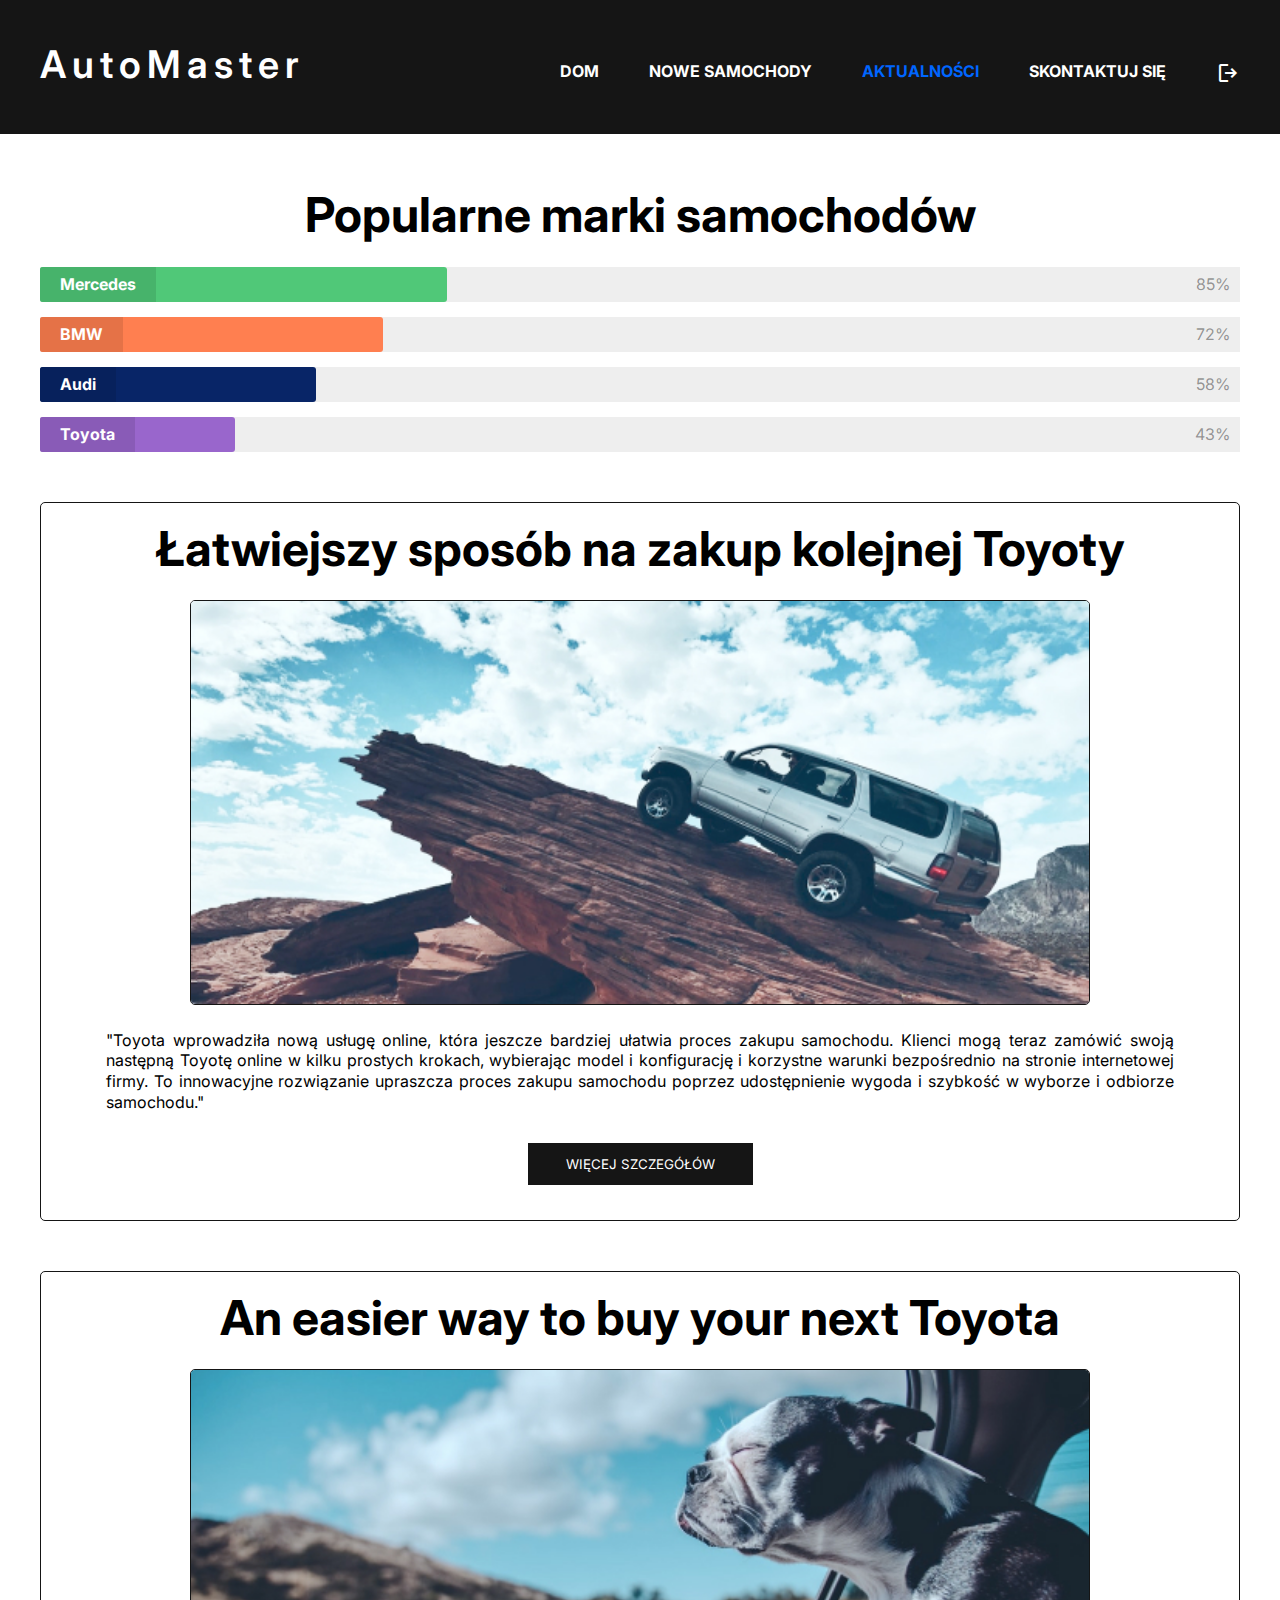
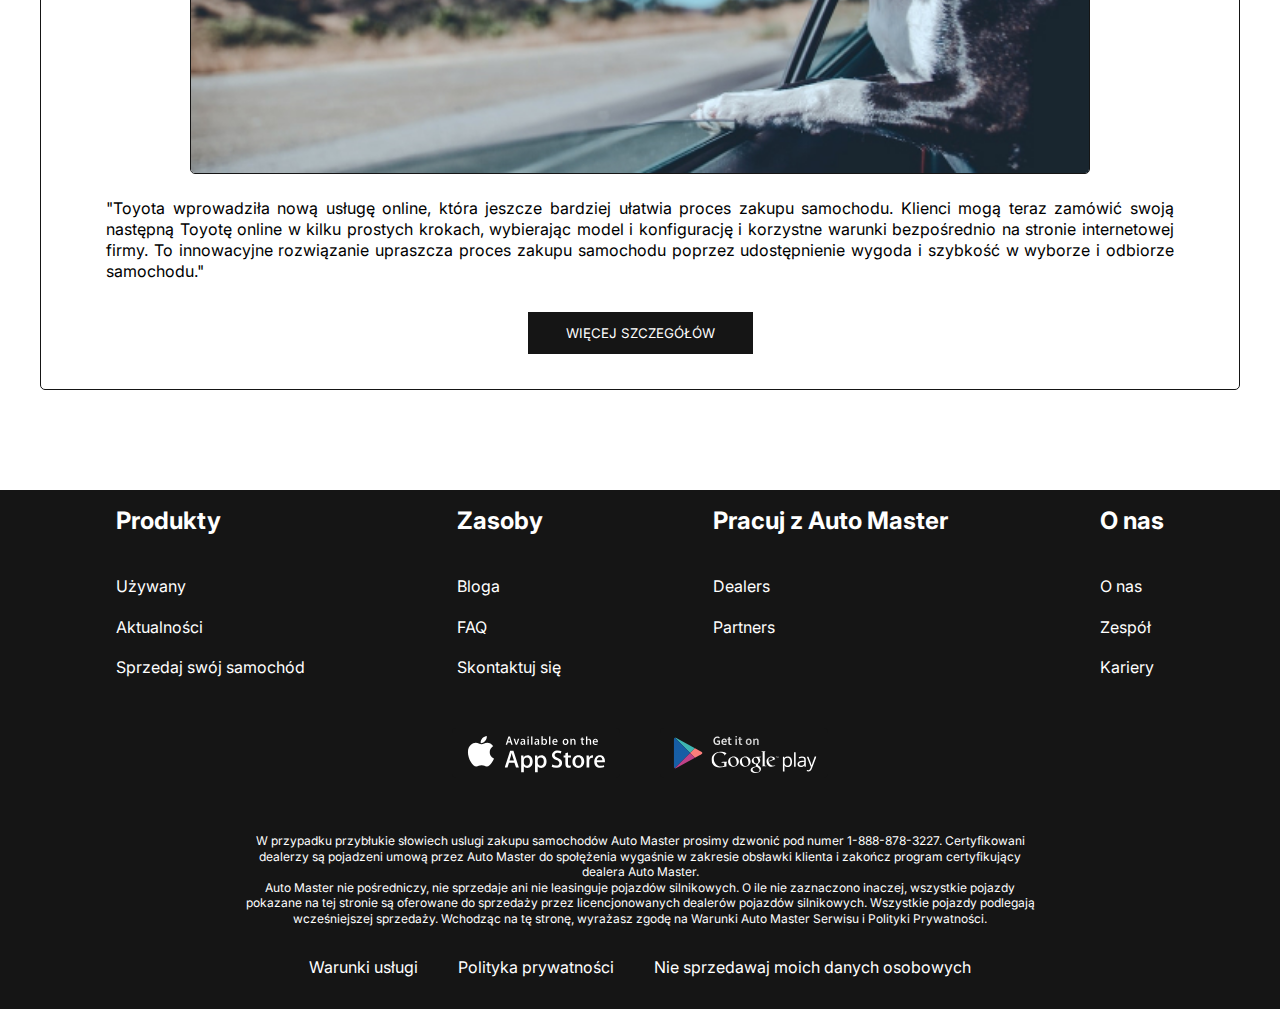
<file: news.html>
<!DOCTYPE html>
<html lang = "pl">
	<head>
		<title>AutoMaster</title>
		<meta charset="UTF-8">
		<meta name="viewport" content="width=device-width, initial-scale=1">
		<link rel="preconnect" href="https://fonts.googleapis.com">
		<link rel="preconnect" href="https://fonts.gstatic.com" crossorigin>
		<link href="https://fonts.googleapis.com/css2?family=Inter:wght@400;700&display=swap" rel="stylesheet">
		<link rel="stylesheet" href="https://fonts.googleapis.com/css2?family=Material+Symbols+Outlined:opsz,wght,FILL,GRAD@24,400,0,0" />
		<link rel="stylesheet" href="css/news.css">
	</head>
	<body>
	<div class="wrapper">
		<header class="header header-main">
			<div class="container">
				<div class="header__inner">
					<a class="logo" href="home.html">
						<p class="logo__title">AutoMaster</p>
					</a>
					<nav class="menu">
						<button class="menu__btn">
							<span class="menu__btn-span"></span>
							<span class="menu__btn-span"></span>
							<span class="menu__btn-span"></span>
						</button>
						<ul class="menu__list">
							<li class="menu__list-item">
								<a class="menu__list-link" href="home.html">dom</a>
							</li>
							<li class="menu__list-item">
								<a class="menu__list-link" href="new-cars.html">NOWE SAMOCHODY</a>
							</li>
							<li class="menu__list-item menu__list-link--active">
								<a class="menu__list-link " href="news.html">Aktualności</a>
							</li>
							<li class="menu__list-item">
								<a class="menu__list-link" href="contact.html">SKONTAKTUJ SIĘ</a>
							</li>
							<li>
								<a href="logging.html"><span  class="menu__logout material-symbols-outlined">logout</span></a>
							</li>
						</ul>
					</nav>
				</div>
			</div>
		</header>
		<main class="main">
			<section class="">
				<div class="container">
					<div class="news">
						<div class="statistics">
							<h2 class="news-item-title">Popularne marki samochodów</h2>
							<div class="skill__bar" data-percent="85%">
								<div class="skill__bar-title" style="background: #50C878"><span>Mercedes</span></div>
								<div class="skill__bar-bar" style="background: #50C878"></div>
								<div class="skill__bar-bar-percent">85%</div>
							</div>
							<div class="skill__bar" data-percent="72%">
								<div class="skill__bar-title" style="background: #FF7F50"><span>BMW</span></div>
								<div class="skill__bar-bar" style="background: #FF7F50"></div>
								<div class="skill__bar-bar-percent">72%</div>
							</div>
							<div class="skill__bar" data-percent="58%">
								<div class="skill__bar-title" style="background: #082567"><span>Audi</span></div>
								<div class="skill__bar-bar" style="background: #082567"></div>
								<div class="skill__bar-bar-percent">58%</div>
							</div>
							<div class="skill__bar" data-percent="41%">
								<div class="skill__bar-title" style="background: #9966CC"><span>Toyota</span></div>
								<div class="skill__bar-bar" style="background: #9966CC"></div>
								<div class="skill__bar-bar-percent">43%</div>
							</div>
						</div>
						<div class="news-item">
							<h2 class="news-item-title">Łatwiejszy sposób na zakup kolejnej Toyoty</h2>
							<img class="news-item-img" src="img/blog1.jpg" alt="#">
							<div class="news-item-text">
								<p class="description">"Toyota wprowadziła nową usługę online, która jeszcze bardziej ułatwia proces zakupu samochodu.
									Klienci mogą teraz zamówić swoją następną Toyotę online w kilku prostych krokach, wybierając model i konfigurację
									i korzystne warunki bezpośrednio na stronie internetowej firmy. To innowacyjne rozwiązanie upraszcza proces zakupu samochodu poprzez udostępnienie
									wygoda i szybkość w wyborze i odbiorze samochodu."</p>
							</div>
							<button class="details-btn">Więcej szczegółów</button>
							<div class="details news-item-text">
								<p>Toyota ogłosiła wprowadzenie nowej inicjatywy mającej na celu uproszczenie procesu zakupu samochodów. Inicjatywa ta polega na uruchomieniu usługi online, umożliwiającej łatwe i wygodne zamawianie kolejnych samochodów Toyota przez Internet.
									Nowa usługa pozwala klientom przeglądać różnorodne modele i konfiguracje samochodów, porównywać ich cechy oraz wybierać opcje zgodnie z ich potrzebami. Zamówienie samochodu można złożyć bezpośrednio na stronie internetowej Toyoty, gdzie klienci mogą wybierać kolory, planować jazdy testowe, obliczać koszty oraz składać wnioski o finansowanie.
									To innowacyjne rozwiązanie upraszcza tradycyjny proces zakupu samochodu, zapewniając klientom wygodę i efektywność w zarządzaniu wyborem ich przyszłego samochodu. Wprowadzenie takiej usługi online będzie istotnym krokiem w ulepszaniu doświadczenia zakupowego oraz przyspieszy dostęp do wysokiej jakości samochodów marki Toyota.</p>
							</div>
						</div>
						<div class="news-item">
							<h2 class="news-item-title">An easier way to buy your next Toyota</h2>
							<img class="news-item-img" src="img/blog2.jpg" alt="#">
							<div class="news-item-text">
								<p class="description">"Toyota wprowadziła nową usługę online, która jeszcze bardziej ułatwia proces zakupu samochodu.
									Klienci mogą teraz zamówić swoją następną Toyotę online w kilku prostych krokach, wybierając model i konfigurację
									i korzystne warunki bezpośrednio na stronie internetowej firmy. To innowacyjne rozwiązanie upraszcza proces zakupu samochodu poprzez udostępnienie
									wygoda i szybkość w wyborze i odbiorze samochodu."</p>
							</div>
							<button class="details-btn">Więcej szczegółów</button>
							<div class="details news-item-text">
								<p>Toyota ogłosiła wprowadzenie nowej inicjatywy mającej na celu uproszczenie procesu zakupu samochodów. Inicjatywa ta polega na uruchomieniu usługi online, umożliwiającej łatwe i wygodne zamawianie kolejnych samochodów Toyota przez Internet.
									Nowa usługa pozwala klientom przeglądać różnorodne modele i konfiguracje samochodów, porównywać ich cechy oraz wybierać opcje zgodnie z ich potrzebami. Zamówienie samochodu można złożyć bezpośrednio na stronie internetowej Toyoty, gdzie klienci mogą wybierać kolory, planować jazdy testowe, obliczać koszty oraz składać wnioski o finansowanie.
									To innowacyjne rozwiązanie upraszcza tradycyjny proces zakupu samochodu, zapewniając klientom wygodę i efektywność w zarządzaniu wyborem ich przyszłego samochodu. Wprowadzenie takiej usługi online będzie istotnym krokiem w ulepszaniu doświadczenia zakupowego oraz przyspieszy dostęp do wysokiej jakości samochodów marki Toyota.</p>
							</div>
						</div>
					</div>
				</div>
			</section>
		</main>
		<footer class="footer">
			<div class="container">
				<nav class="footer__menu">
					<ul class="footer__menu-list">
						<li class="footer__menu-item"><h4 class="footer__menu-title">Produkty</h4></li>
						<li class="footer__menu-item"><a href="#" class="footer__menu-link">Używany</a></li>
						<li class="footer__menu-item"><a href="#" class="footer__menu-link">Aktualności</a></li>
						<li class="footer__menu-item"><a href="#" class="footer__menu-link">Sprzedaj swój samochód</a></li>
					</ul>
					<ul class="footer__menu-list">
						<li class="footer__menu-item"><h4 class="footer__menu-title">Zasoby</h4></li>
						<li class="footer__menu-item"><a href="#" class="footer__menu-link">Bloga</a></li>
						<li class="footer__menu-item"><a href="#" class="footer__menu-link">FAQ</a></li>
						<li class="footer__menu-item"><a href="#" class="footer__menu-link">Skontaktuj się</a></li>
					</ul>
					<ul class="footer__menu-list">
						<li class="footer__menu-item"><h4 class="footer__menu-title">Pracuj z Auto Master</h4></li>
						<li class="footer__menu-item"><a href="#" class="footer__menu-link">Dealers</a></li>
						<li class="footer__menu-item"><a href="#" class="footer__menu-link">Partners</a></li>
					</ul>
					<ul class="footer__menu-list">
						<li class="footer__menu-item"><h4 class="footer__menu-title">O nas</h4></li>
						<li class="footer__menu-item"><a href="#" class="footer__menu-link">O nas</a></li>
						<li class="footer__menu-item"><a href="#" class="footer__menu-link">Zespół</a></li>
						<li class="footer__menu-item"><a href="#" class="footer__menu-link">Kariery</a></li>
					</ul>
				</nav>
				<ul class="app">
					<li class="app__item">
						<a class="app__item-link" href="#" >
							<img class="app__item-img" src="img/app-store.svg" alt="app-store">
						</a>
					</li>
					<li class="app__item">
						<a class="app__item-link" href="#" >
							<img class="app__item-img" src="img/google-play.svg" alt="app-store">
						</a>
					</li>
				</ul>
				<div class="footer__copy">
					<p class="footer__copy-text">W przypadku przybłukie słowiech uslugi zakupu samochodów Auto Master prosimy dzwonić pod numer 1-888-878-3227.
						Certyfikowani dealerzy są pojadzeni umową przez Auto Master do społężenia wygaśnie w zakresie obsławki klienta i
						zakończ program certyfikujący dealera Auto Master.</p>
					<p class="footer__copy-text">Auto Master nie pośredniczy, nie sprzedaje ani nie leasinguje pojazdów silnikowych.
						O ile nie zaznaczono inaczej, wszystkie pojazdy pokazane na tej stronie są oferowane do sprzedaży przez licencjonowanych dealerów pojazdów silnikowych.
						Wszystkie pojazdy podlegają wcześniejszej sprzedaży. Wchodząc na tę stronę, wyrażasz zgodę na Warunki Auto Master
						Serwisu i Polityki Prywatności.</p>
				</div>
				<nav class="copy__nav">
					<ul class="copy__nav-list">
						<li class="copy__nav-item"><a href="#" class="copy__nav-link">Warunki usługi</a></li>
						<li class="copy__nav-item"><a href="#" class="copy__nav-link">Polityka prywatności</a></li>
						<li class="copy__nav-item"><a href="#" class="copy__nav-link">Nie sprzedawaj moich danych osobowych</a></li>
					</ul>
				</nav>
			</div>
		</footer>
	</div>
	<script src="https://code.jquery.com/jquery-3.6.0.min.js"></script>
	<script src="js/news.js"></script>
	</body>
</html>
</file>
<file: css/home.css>
*{
    padding: 0;
    margin: 0;
    border: 0;
}
*,*:before,*:after{
    -moz-box-sizing: border-box;
    -webkit-box-sizing: border-box;
    box-sizing: border-box;
}
:focus,:active{outline: none;}
a:focus,a:active{outline: none;}
nav,footer,header,aside{display: block;}
html,body{
    height: 100%;
    width: 100%;
    font-size: 100%;
    line-height: 1;
    -ms-text-size-adjust: 100%;
    -moz-text-size-adjust: 100%;
    -webkit-text-size-adjust: 100%;
}
input,button,textarea{font-family: inherit;}
input::-ms-clear{display: none;}
button{cursor: pointer;}
button::-moz-focus-inner {padding: 0;border: 0;}
a, a:visited{text-decoration: none; color: inherit}
a:hover{text-decoration: none;}
ul li{list-style: none;}
/*img{vertical-align: top;}*/
h1,h2,h3,h4,h5,h6{font-size: inherit;font-weight: 400;}
/*!*-----------------------------------------------------*!*/
body{
    font-family: 'Inter', sans-serif;
    font-size: 16px;
    font-weight: 400;
    line-height: 1.3;
}
.wrapper{
    min-height: 100%;
    display: flex;
    flex-direction: column;
}
.section-title{
    margin-bottom: 50px;
    font-size: 48px;
    font-weight: 700;
    text-align: center;
}
/*HEADER*/
.header{
    background-color: #151515;
}
.header-main{
    background-color: transparent;
    position: absolute;
    z-index: 10;
    left: 0;
    right: 0;
}
.container{
    max-width: 100%;
    width: 1220px;
    margin: 0 auto;
    padding: 0 10px;
}
.header__inner{
    padding: 40px 0 45px;
    display: flex;
    justify-content: space-between;
    align-items: flex-end;
}
.logo__title{
    font-size: 40px;
    font-weight: 600;
    letter-spacing: 6px;
    color: #FFFFFF;
}
.menu__btn{
    width: 30px;
    height: 20px;
    display: flex;
    flex-direction: column;
    justify-content: space-between;
    background-color: transparent;
    cursor: pointer;
    padding: 0;
    border: none;
    display: none;
}
.menu__btn-span{
    height: 2px;
    background-color: #FFFFFF;
    width: 100%;
}
.menu__list{
    display: flex;
    gap: 50px;
}
.hidden-block {
    color: #FFFFFF;
    display: none;
    position: absolute;
    padding-top: 10px;
    top: 100%;
    left: 0;
    z-index: 15;
    width: 200px;
    height: 150px;
    background-color: transparent;
}
.menu__logout{
    color: #FFFFFF;
}
.menu__list-item{
    position: relative;
    color: #FFFFFF;
}
.menu__list-link{
    text-transform: uppercase;
    font-weight: 700;
}

/*MAIN*/
.main{
    flex-grow: 1;
}
.top{
    color: #FFFFFF;
    text-align: center;
    padding: 250px 0 50px;
    position: absolute;
    z-index: 5;
    left: 0;
    right: 0;
}
.title{
    padding-bottom:40px;
    font-size: 96px;
    font-weight: 700;
}
.top__link{
    background-color: #151515;
    padding: 23px;
    max-width: 430px;
    width: 100%;
    display: inline-block;
    text-transform: uppercase;
    font-size: 36px;
    font-weight: 700;
}

.swiper::after{
    content: '';
    background: rgba(21,21,21,0.3);
    position: absolute;
    z-index: 1;
    left: 0;
    right: 0;
    bottom: 0;
    top: 0;
}
.swiper-slide{
    background-repeat: no-repeat;
    background-size: cover ;
    background-position: center;
    height: 100vh;
}

.swiper-pagination-bullet{
    width: 120px;
    height: 3px;
    background-color: #151515;
    border-radius: 0;
    opacity: 1;
}
.swiper-pagination-bullet-active
{
    height: 6px;
    background-color: #FFFFFF;
}
.swiper-horizontal>.swiper-pagination-bullets
.swiper-pagination-bullet,
.swiper-pagination-horizontal
.swiper-pagination-bullets
.swiper-pagination-bullet{
    margin: 0 15px;
}
.swiper-horizontal>.swiper-pagination-bullets,
.swiper-pagination-bullets.swiper-pagination-horizontal,
.swiper-pagination-custom, .swiper-pagination-fraction{
    bottom: 50px;
}
.why-lease{
    padding: 150px 0;
}
.why-lease__list{
    display: grid;
    grid-template-columns: repeat(4, 1fr);
    gap: 40px;
    text-align: center;
}
.why-lease__item-img{
    margin-bottom: 30px;
}
.why-lease__title{
    margin-bottom: 30px;
    font-size: 24px;
    font-weight: 700;
}
.why-lease__text{
    text-align: left;
}
.how-does{
    padding-bottom: 150px;
}
.how__does-inner{
    max-width: 600px;
    margin: 0 auto;
}
.how__does-title{
    font-size: 24px;
    font-weight: 700;
    padding-top: 50px;
}
.how__does-list{
    padding: 50px 0 70px;
    counter-reset: myCounter;
}
.how__does-item{
    opacity: 0;
    transform: translateX(-50px);
    transition: opacity 0.5s ease-in-out, transform 0.5s ease-in-out;
    list-style-type: none;
    width: 270px;
    position: relative;
    margin-left: auto;
    box-sizing: content-box;
    padding: 0 0 19px 240px;
    min-height: 63px;
}
.how__does-item + .how__does-item{
    margin-top: 40px;
}
.how__does-item::before{
    counter-increment: myCounter;
    content: counter(myCounter);
    display: flex;
    background-color: #0066FF;
    color: #FFFFFF;
    font-size: 48px;
    font-weight: 700;
    width: 100px;
    height: 100px;
    border-radius: 50%;
    justify-content: center;
    align-items: center;
    position: absolute;
    left: 0;
    top: 0;
}
.video{
    padding-bottom: 150px;
}
.video__title{
    margin-bottom: 20px;
}
.video__text{
    font-size: 24px;
    font-weight: 700;
    margin-bottom: 50px;
    text-align: center;
}
.video__content{
    margin: 0 auto;
    display: block;
}
.important{
    padding-bottom: 100px;
}
.important__title{
    margin-bottom: 20px;
}
.important__text{
    max-width: 580px;
    margin: 0 auto 50px;
    padding-right: 30px;
}
.important__list{
    display: grid;
    grid-template-columns: repeat(4, 1fr);
}
.important__item-img{
    margin-bottom: 20px;
}
/*FOOTER*/
.footer{
    background-color: #151515;
    color: #FFFFFF;
    padding: 15px 0 32px;
}
.footer__menu{
    display: flex;
    justify-content: space-around;
    margin-bottom: 50px;
}
.footer__menu-list{
    max-width: 250px;
}
.footer__menu-title{
    font-size: 24px;
    font-weight: 700;
    padding-bottom: 20px;
}
.footer__menu-item + .footer__menu-item{
    padding-top: 20px;
}
.app{
    display: flex;
    justify-content: center;
    gap: 40px;
    margin: 50px 0 50px;
}
.footer__copy{
    max-width: 806px;
    margin: 0 auto 30px;
    text-align: center;
}
.footer__copy-text{
    font-size: 12px;
}
.copy__nav-list{
    display: flex;
    justify-content: center;
    gap: 40px;
}
/*ADAPTIVE*/
@media (max-width: 1180px) {

    .important__list{
        gap: 30px 20px;
    }
    .important__item-img{
        width: 100%;
    }

}
@media (max-width: 1040px) {
    .video__content{
        width: 100%;
    }
}
@media (max-width: 860px) {
    .header__inner{
        align-items: center;
    }
    .menu__btn{
        display: flex;
    }
    .menu__btn,
    .logo{
        position: relative;
        z-index: 10;
    }
    .menu__list{
        position: absolute;
        z-index: 5;
        background-color: #151515;
        flex-direction: column;
        align-items: center;
        top: 0;
        left: 0;
        right: 0;
        bottom: 0;
        padding-top: 200px;
        height: 100vh;
        transform: translateY(-100%);
        transition: transform 0.3s ease;
    }
    .menu__list.menu__list--active{
        transform: translateY(0%);
    }
    .why-lease__list{
        grid-template-columns: repeat(2,1fr);
        gap: 20px;
    }
    .important__list{
        grid-template-columns: repeat(2,1fr);
    }
}
@media (max-width: 768px){
    .title{
        font-size: 70px;
    }
    .top__link{
        padding: 16px;
        font-size: 28px;
        font-weight: 700;
    }
    .swiper-pagination-bullet{
        width: 60px;
    }
    .swiper-pagination-bullet-active{
        height: 4px;
    }
    .video__content{
        height: 400px;
    }
    .footer__menu{
        display: grid;
        grid-template-columns: repeat(2,1fr);
        margin-bottom: 50px;
        gap: 40px;
    }
}
@media (max-width: 540px){
    .how-does__text{
        margin-top: 30px;
    }
    .logo__title{
        width: 200px;
    }
    .how__does-item {
        transform: translateY(20%);
    }
    .title{
        font-size: 60px;
    }
    .top__link{
        max-width: 310px;
        font-size: 22px;
    }
    .swiper-pagination-horizontal.swiper-pagination-bullets .swiper-pagination-bullet{
        margin: 0 5px;
    }
    .swiper-pagination-bullet{
        width: 35px;
    }
    .why-lease{
        padding: 50px 0;
    }
    .section-title{
        font-size: 34px;
    }
    .why-lease__list{
        grid-template-columns: repeat(1,1fr);
    }
    .how-does{
        padding-bottom: 50px;
    }
    .how__does-item{

        padding: 65px 0 19px 0;
        margin-right: auto;
    }
    .how__does-item::before{
        right: 0;
        margin: 0 auto;
        width: 50px;
        height: 50px;
        font-size: 32px;
    }
    .how__does-list{
        padding: 30px 0 40px;
        list-style: none;
    }
    .video__content{
        height: 200px;
    }
    .video{
        padding-bottom: 50px;
    }
    .important__list{
        grid-template-columns: repeat(1,1fr);
    }
    .app{
        flex-direction: column;
        align-items: center;
    }
    .copy__nav-list{
        flex-direction: column;
        align-items: center;
        gap: 20px;
    }
}
</file>
<file: css/contact.css>
*{
    padding: 0;
    margin: 0;
    border: 0;
}
*,*:before,*:after{
    -moz-box-sizing: border-box;
    -webkit-box-sizing: border-box;
    box-sizing: border-box;
}
:focus,:active{outline: none;}
a:focus,a:active{outline: none;}
nav,footer,header,aside{display: block;}
html,body{
    height: 100%;
    width: 100%;
    font-size: 100%;
    line-height: 1;
    -ms-text-size-adjust: 100%;
    -moz-text-size-adjust: 100%;
    -webkit-text-size-adjust: 100%;
}
input,button,textarea{font-family: inherit;}
input::-ms-clear{display: none;}
button{cursor: pointer;}
button::-moz-focus-inner {padding: 0;border: 0;}
a, a:visited{text-decoration: none; color: inherit}
a:hover{text-decoration: none;}
ul li{list-style: none;}
/*img{vertical-align: top;}*/
h1,h2,h3,h4,h5,h6{font-size: inherit;font-weight: 400;}
/*!*-----------------------------------------------------*!*/
body{
    font-family: 'Inter', sans-serif;
    font-size: 16px;
    font-weight: 400;
    line-height: 1.3;
}
.wrapper{
    min-height: 100%;
    display: flex;
    flex-direction: column;
}
.section-title{
    margin-bottom: 50px;
    font-size: 48px;
    font-weight: 700;
    text-align: center;
}
/*HEADER*/
.header{
    background-color: #151515;
}
.header-main{
    /*background-color: transparent;*/
}
.container{
    max-width: 100%;
    width: 1220px;
    margin: 0 auto;
    padding: 0 10px;
}
.header__inner{
    padding: 40px 0 45px;
    display: flex;
    justify-content: space-between;
    align-items: flex-end;
}
.logo__title{
    font-size: 40px;
    font-weight: 600;
    letter-spacing: 6px;
    color: #FFFFFF;
}
.menu__btn{
    width: 30px;
    height: 20px;
    display: flex;
    flex-direction: column;
    justify-content: space-between;
    background-color: transparent;
    cursor: pointer;
    padding: 0;
    border: none;
    display: none;
}
.menu__btn-span{
    height: 2px;
    background-color: #FFFFFF;
    width: 100%;
}
.menu__list{
    display: flex;
    gap: 50px;
}
.menu__list-item{
    color: #FFFFFF;
}
.menu__list-link{
    text-transform: uppercase;
    font-weight: 700;
}
.menu__list-link--active{
    color: #0066FF;
}
.menu__logout{
    color: #FFFFFF;
}
/*MAIN*/
.contacts{
    padding: 100px 0 150px;
}
.contacts__title{
    margin-bottom: 20px;
}
.contacts__text{
    text-align: center;
    font-weight: 700;
    font-size: 24px;
    margin-bottom: 50px;
    padding: 0 100px;
}
.form__contacts{
    gap: 40px;
    max-width: 580px;
    margin: 0 auto;
    display: flex;
    justify-content: space-around;
    flex-wrap: wrap;
}
.form__contacts-input{
    width: 270px;
    padding: 18px 20px;
    display: inline-block;
    border: 1px solid #0066FF;
    margin-bottom: 10px;
    font-family: 'Inter', sans-serif;
    font-size: 16px;
    font-weight: 400;
    line-height: 1.3;
    color: #000000;
}
.form__textarea{
    width: 100%;
    resize: none;
    padding: 28px 20px;
    height: 290px;
    border: 1px solid #0066FF;
    font-family: 'Inter', sans-serif;
    font-size: 16px;
    font-weight: 400;
    line-height: 1.3;
    color: #000000;
    margin-bottom: 10px;
}
.form__contacts-input::placeholder,
.form__textarea::placeholder{
    font-family: 'Inter', sans-serif;
    font-size: 16px;
    font-weight: 400;
    line-height: 1.3;
    color: #000000;
    opacity: 0.5;
}
.form__button{
    text-transform: uppercase;
    color: #FFFFFF;
    background-color: #151515;
    padding: 16px 61px;
    font-family: 'Inter', sans-serif;
    font-size: 16px;
    font-weight: 400;
}
.blog{
    padding-bottom: 150px;
}
.blog__items{
    display: grid;
    grid-template-columns: repeat(2, 1fr);
    gap: 40px;
    margin-bottom: 70px;
}
.blog__item{
    display: flex;
    justify-content: space-between;
    flex-wrap: wrap;
}
.blog__item-img{
    margin-bottom: 30px;
    width: 100%;
}
.blog__item-title{
    flex-basis: 446px;
    text-align: center;
    font-weight: 700;
    font-size: 20px;
}
.blog__item-link{
    color: #FFFFFF;
    background-color: #0066FF;
    padding: 4px 20px;
}
.blog__btn-show{
    color: #FFFFFF;
}
.blog__link{
    text-transform: uppercase;
    text-align: center;
    background-color: #151515;
    padding: 13px;
    width: 225px;
    margin: 0 auto;
    display: block;
}

/*FOOTER*/
.footer{
    background-color: #151515;
    color: #FFFFFF;
    padding: 15px 0 32px;
}
.footer__menu{
    display: flex;
    justify-content: space-around;
    margin-bottom: 50px;
}
.footer__menu-list{
    max-width: 250px;
}
.footer__menu-title{
    font-size: 24px;
    font-weight: 700;
    padding-bottom: 20px;
}
.footer__menu-item + .footer__menu-item{
    padding-top: 20px;
}
.app{
    display: flex;
    justify-content: center;
    gap: 40px;
    margin: 50px 0 50px;
}
.footer__copy{
    max-width: 806px;
    margin: 0 auto 30px;
    text-align: center;
}
.footer__copy-text{
    font-size: 12px;
}
.copy__nav-list{
    display: flex;
    justify-content: center;
    gap: 40px;
}
.main{
    flex-grow: 1;
}
/*ADAPTIVE*/
@media (max-width: 1180px) {
    .tabs__content-item{
        grid-template-columns: repeat(3,1fr);
    }
    .important__list{
        gap: 30px 20px;
    }
    .important__item-img{
        width: 100%;
    }

}
@media (max-width: 1040px) {
    .tabs__btn{
        padding: 0 0 50px;
        gap: 20px;
    }
    .video__content{
        width: 100%;
    }
}
@media (max-width: 860px) {
    .header__inner {
        align-items: center;
    }
    .tabs__content-item{
        grid-template-columns: repeat(2,1fr);
    }
    .menu__btn{
        display: flex;
    }
    .menu__btn,
    .logo{
        position: relative;
        z-index: 10;
    }
    .menu__list{
        position: absolute;
        z-index: 5;
        background-color: #151515;
        flex-direction: column;
        align-items: center;
        top: 0;
        left: 0;
        right: 0;
        bottom: 0;
        padding-top: 200px;
        height: 100vh;
        transform: translateY(-100%);
        transition: transform 0.3s ease;
    }
    .menu__list.menu__list--active{
        transform: translateY(0%);
    }
    .why-lease__list{
        grid-template-columns: repeat(2,1fr);
        gap: 20px;
    }
    .important__list{
        grid-template-columns: repeat(2,1fr);
    }
}
@media (max-width: 768px){
    .title{
        font-size: 70px;
    }
    .top__link{
        padding: 16px;
        font-size: 28px;
        font-weight: 700;
    }
    .swiper-pagination-bullet{
        width: 60px;
    }
    .swiper-pagination-bullet-active{
        height: 4px;
    }
    .video__content{
        height: 400px;
    }
    .footer__menu{
        display: grid;
        grid-template-columns: repeat(2,1fr);
        margin-bottom: 50px;
        gap: 40px;
    }
}
@media (max-width: 650px){
    .tabs__btn-item{
        font-size: 18px;
    }
    .tabs__content-item{
        grid-template-columns: repeat(1,1fr);
    }
    .blog__items{
        grid-template-columns: repeat(1,1fr);
    }
    .contacts{
        padding: 50px 0;
    }
    .form__contacts-input{
        width: 100%;
    }
    .contacts__text{
        padding: 0;
    }

}
@media (max-width: 540px){
    .logo__title{
        font-size: 28px;
    }
    .title{
        font-size: 60px;
    }
    .top__link{
        max-width: 310px;
        font-size: 22px;
    }
    .swiper-pagination-horizontal.swiper-pagination-bullets .swiper-pagination-bullet{
        margin: 0 5px;
    }
    .swiper-pagination-bullet{
        width: 35px;
    }
    .why-lease{
        padding: 50px 0;
    }
    .section-title{
        font-size: 34px;
    }
    .why-lease__list{
        grid-template-columns: repeat(1,1fr);
    }
    .how-does{
        padding-bottom: 50px;
    }
    .how__does-item{
        padding: 65px 0 19px 0;
        margin-right: auto;

    }
    .how__does-item::before{
        right: 0;
        margin: 0 auto;
        width: 50px;
        height: 50px;
        font-size: 32px;

    }
    .how__does-list{
        padding: 30px 0 40px;
    }
    .video__content{
        height: 200px;
    }
    .video{
        padding-bottom: 50px;
    }
    .important__list{
        grid-template-columns: repeat(1,1fr);
    }
    .app{
        flex-direction: column;
        align-items: center;
    }
    .copy__nav-list{
        flex-direction: column;
        align-items: center;
        gap: 20px;
    }
    .blog__item-title {
        margin-bottom: 10px;
    }
    .blog__item-link {
        margin-left: auto;
    }
    .tabs__btn{
        flex-direction: column;
    }
    .choose{
        padding: 50px 0;
    }
    .tabs__content-item{
        gap: 40px;
    }
    .blog{
        padding-bottom: 50px;
    }
}
</file>
<file: css/details.css>
*{
    padding: 0;
    margin: 0;
    border: 0;
}
*,*:before,*:after{
    -moz-box-sizing: border-box;
    -webkit-box-sizing: border-box;
    box-sizing: border-box;
}
:focus,:active{outline: none;}
a:focus,a:active{outline: none;}
nav,footer,header,aside{display: block;}
html,body{
    height: 100%;
    width: 100%;
    font-size: 100%;
    line-height: 1;
    -ms-text-size-adjust: 100%;
    -moz-text-size-adjust: 100%;
    -webkit-text-size-adjust: 100%;
}
input,button,textarea{font-family: inherit;}
input::-ms-clear{display: none;}
button{cursor: pointer;}
button::-moz-focus-inner {padding: 0;border: 0;}
a, a:visited{text-decoration: none; color: inherit}
a:hover{text-decoration: none;}
ul li{list-style: none;}
/*img{vertical-align: top;}*/
h1,h2,h3,h4,h5,h6{font-size: inherit;font-weight: 400;}
/*!*-----------------------------------------------------*!*/
body{
    font-family: 'Inter', sans-serif;
    font-size: 16px;
    font-weight: 400;
    line-height: 1.3;
}
.wrapper{
    min-height: 100%;
    display: flex;
    flex-direction: column;
}
/*HEADER*/
.header{
    background-color: #151515;
    margin-bottom: 50px;
}
.header-main{
    /*background-color: transparent;*/
}
.container{
    max-width: 100%;
    width: 1220px;
    margin: 0 auto;
    padding: 0 10px;
}
.header__inner{
    padding: 40px 0 45px;
    display: flex;
    justify-content: space-between;
    align-items: flex-end;
}
.logo__title{
    font-size: 40px;
    font-weight: 600;
    letter-spacing: 6px;
    color: #FFFFFF;
}
.menu__list{
    display: flex;
    gap: 50px;
}
.menu__list-item{
    color: #FFFFFF;
}
.menu__list-link{
    text-transform: uppercase;
    font-weight: 700;
}
.menu__logout{
    color: #FFFFFF;
}
/*MAIN*/
.menu__btn{
    width: 30px;
    height: 20px;
    display: flex;
    flex-direction: column;
    justify-content: space-between;
    background-color: transparent;
    cursor: pointer;
    padding: 0;
    border: none;
    display: none;
}
.menu__btn-span{
    height: 2px;
    background-color: #FFFFFF;
    width: 100%;
}
.return__btn{
    color: #FFFFFF;
    margin-bottom: 50px;
}
.slider{
    margin-bottom: 50px;
}
.name__car{
    padding: 20px;
}
.name__car-title{
    padding-bottom: 10px;
    font-weight: 700;
    font-size: 24px;
}
.name__car-text{
    padding-bottom: 10px;
}
.name__car-price{
    font-size: 24px;
}
.car__btn{
    color: #FFFFFF;
    margin: 20px 0;
}
.car__link-btn{
    text-transform: uppercase;
    background-color: #151515;
    padding: 13px;
    width: 225px;
    display: flex;
    align-items: center;
    justify-content: center;
}
.material-symbols-outlined{
    padding-right: 10px;
}
.mySlides-img{
    width: 100%;
    height: auto;
}
.car__slider{
    max-width: 1000px;
    position: relative;
    margin: 0 auto;
    height: 600px;
    overflow: hidden;
}
.pref, .next{
    cursor: pointer;
    position: absolute;
    top: 50%;
    margin-top: -22px;
    padding:  16px;
    color: white;
    font-weight: bold;
    font-size: 18px;
    transition: 0.6s ease;
    border-radius: 0 3px 3px 0;
}
.next{
    right: 0;
    border-radius: 3px 0 0 3px;
}
.pref:hover, .next:hover{
    background-color: rgba(0,0,0,0.8);
}
.text{
    color: #f2f2f2;
    font-size: 12px;
    padding: 8px 12px;
}
.dot{
    cursor: pointer;
    height: 13px;
    width: 13px;
    margin: 0 2px;
    background-color: #bbb;
    border-radius: 50%;
    display: inline-block;
    transition: background-color 0.6s ease;
}
.active, .dot:hover{
    background-color: #717171;
}
.fabe{
    -webkit-animation-name: fabe;
    -moz-animation-duration: 1.5s;
    animation-name: fabe;
    animation-duration: 1.5s;
}
@-webkit-keyframes fabe {
    from{opacity: 0.4}
    to{opacity: 1}
}
@keyframes fabe {
    from{opacity: 0.4}
    to{opacity: 1}
}
.number-text {
    position: absolute;
    top: 0;
    left: 0;
    padding: 8px 16px;
    background-color: rgba(0, 0, 0, 0.5);
    color: white;
    z-index: 1;
}
.card__title{
    padding-top: 20px;
    font-size: 24px;
    font-weight: 700;
    margin-bottom: 20px;
}
.car__info-main{
    display: flex;
    gap: 50px;
    margin-bottom: 100px;

}
#map{
    max-width: 100%;
    height: auto;
    margin-bottom: 100px;
    display: flex;
    justify-content: center;
    align-items: center;
}
.map{
    width: 1000px;
}
.map-title{
    margin-bottom: 40px;
    font-size: 48px;
    font-weight: 700;
    text-align: center;
}
/*FOOTER*/
.footer{
    background-color: #151515;
    color: #FFFFFF;
    padding: 15px 0 32px;
}
.footer__menu{
    display: flex;
    justify-content: space-around;
    margin-bottom: 50px;
}
.footer__menu-list{
    max-width: 250px;
}
.footer__menu-title{
    font-size: 24px;
    font-weight: 700;
    padding-bottom: 20px;
}
.footer__menu-item + .footer__menu-item{
    padding-top: 20px;
}
.app{
    display: flex;
    justify-content: center;
    gap: 40px;
    margin: 50px 0 50px;
}
.footer__copy{
    max-width: 806px;
    margin: 0 auto 30px;
    text-align: center;
}
.footer__copy-text{
    font-size: 12px;
}
.copy__nav-list{
    display: flex;
    justify-content: center;
    gap: 40px;
}
.main{
    flex-grow: 1;
}
/*ADAPTIVE*/
@media (max-width: 1180px) {
    .tabs__content-item{
        grid-template-columns: repeat(3,1fr);
    }
    .important__list{
        gap: 30px 20px;
    }
    .important__item-img{
        width: 100%;
    }

}
@media (max-width: 1040px) {
    .tabs__btn{
        padding: 0 0 50px;
        gap: 20px;
    }
    .video__content{
        width: 100%;
    }
    .mySlides-img{
        width: 100%;
    }
    .car__slider{
        height: 400px;
    }
}
@media (max-width: 860px) {
    .header__inner {
        align-items: center;
    }
    .tabs__content-item{
        grid-template-columns: repeat(2,1fr);
    }
    .menu__btn{
        display: flex;
    }
    .menu__btn,
    .logo{
        position: relative;
        z-index: 10;
    }
    .menu__list{
        position: absolute;
        z-index: 5;
        background-color: #151515;
        flex-direction: column;
        align-items: center;
        top: 0;
        left: 0;
        right: 0;
        bottom: 0;
        padding-top: 200px;
        height: 100vh;
        transform: translateY(-100%);
        transition: transform 0.3s ease;
    }
    .menu__list.menu__list--active{
        transform: translateY(0%);
    }
    .why-lease__list{
        grid-template-columns: repeat(2,1fr);
        gap: 20px;
    }
    .important__list{
        grid-template-columns: repeat(2,1fr);
    }
}
@media (max-width: 768px){
    .car__info-details{
        text-align: justify;
    }
    .car__slider{
        height: 350px;
    }
    .name__car{
        text-align: center;
    }
    .car__btn{
        display: flex;
        align-items: center;
        justify-content: center;
    }
    .car__info-main{
        display: grid;
        grid-template-columns: repeat(1,1fr);
    }
    .title{
        font-size: 70px;
    }
    .top__link{
        padding: 16px;
        font-size: 28px;
        font-weight: 700;
    }
    .swiper-pagination-bullet{
        width: 60px;
    }
    .swiper-pagination-bullet-active{
        height: 4px;
    }
    .video__content{
        height: 400px;
    }
    .footer__menu{
        display: grid;
        grid-template-columns: repeat(2,1fr);
        margin-bottom: 50px;
        gap: 40px;
    }
}
@media (max-width: 650px){
    .tabs__btn-item{
        font-size: 18px;
    }
    .tabs__content-item{
        grid-template-columns: repeat(1,1fr);
    }
    .blog__items{
        grid-template-columns: repeat(1,1fr);
    }

}
@media (max-width: 540px){
    .logo__title{
        font-size: 28px;
    }
    .car__slider{
        height: 200px;
    }
    .title{
        font-size: 60px;
    }
    .top__link{
        max-width: 310px;
        font-size: 22px;
    }
    .swiper-pagination-horizontal.swiper-pagination-bullets .swiper-pagination-bullet{
        margin: 0 5px;
    }
    .swiper-pagination-bullet{
        width: 35px;
    }
    .why-lease{
        padding: 50px 0;
    }
    .section-title{
        font-size: 34px;
    }
    .why-lease__list{
        grid-template-columns: repeat(1,1fr);
    }
    .how-does{
        padding-bottom: 50px;
    }
    .how__does-item{
        padding: 65px 0 19px 0;
        margin-right: auto;

    }
    .how__does-item::before{
        right: 0;
        margin: 0 auto;
        width: 50px;
        height: 50px;
        font-size: 32px;

    }
    .how__does-list{
        padding: 30px 0 40px;
    }
    .video__content{
        height: 200px;
    }
    .video{
        padding-bottom: 50px;
    }
    .important__list{
        grid-template-columns: repeat(1,1fr);
    }
    .app{
        flex-direction: column;
        align-items: center;
    }
    .copy__nav-list{
        flex-direction: column;
        align-items: center;
        gap: 20px;
    }
    .blog__item-title {
        margin-bottom: 10px;
    }
    .blog__item-link {
        margin-left: auto;
    }
    .tabs__btn{
        flex-direction: column;
    }
    .choose{
        padding: 50px 0;
    }
    .tabs__content-item{
        gap: 40px;
    }
    .blog{
        padding-bottom: 50px;
    }
}


.table__data{
    margin: 0 auto;
    width: 800px;
    padding-bottom: 100px;
}
table {
    border: 1px solid #dddddd;
    border-radius: 50px;
    border-collapse: collapse;
    width: 100%;
}
.table-color{
    color: #FFFFFF;
    background-color: #151515;
}
th, td {
    border: 1px solid #dddddd;
    text-align: left;
    padding: 8px;
}
th {
    background-color: #f2f2f2;
}
tr:nth-child(even) {
    background-color: #f9f9f9;
}
</file>
<file: css/new-cars.css>
*{
    padding: 0;
    margin: 0;
    border: 0;
}
*,*:before,*:after{
    -moz-box-sizing: border-box;
    -webkit-box-sizing: border-box;
    box-sizing: border-box;
}
:focus,:active{outline: none;}
a:focus,a:active{outline: none;}
nav,footer,header,aside{display: block;}
html,body{
    height: 100%;
    width: 100%;
    font-size: 100%;
    line-height: 1;
    -ms-text-size-adjust: 100%;
    -moz-text-size-adjust: 100%;
    -webkit-text-size-adjust: 100%;
}
input,button,textarea{font-family: inherit;}
input::-ms-clear{display: none;}
button{cursor: pointer;}
button::-moz-focus-inner {padding: 0;border: 0;}
a, a:visited{text-decoration: none; color: inherit}
a:hover{text-decoration: none;}
ul li{list-style: none;}
/*img{vertical-align: top;}*/
h1,h2,h3,h4,h5,h6{font-size: inherit;font-weight: 400;}
/*!*-----------------------------------------------------*!*/
body{
    font-family: 'Inter', sans-serif;
    font-size: 16px;
    font-weight: 400;
    line-height: 1.3;
}
.wrapper{
    min-height: 100%;
    display: flex;
    flex-direction: column;
}
/*HEADER*/
.header{
    background-color: #151515;
}
.header-main{
    /*background-color: transparent;*/
}
.container{
    max-width: 100%;
    width: 1220px;
    margin: 0 auto;
    padding: 0 10px;
}
.header__inner{
    padding: 40px 0 45px;
    display: flex;
    justify-content: space-between;
    align-items: flex-end;
}
.logo__title{
    font-size: 38px;
    font-weight: 600;
    letter-spacing: 6px;
    color: #FFFFFF;
}
.menu__list{
    display: flex;
    gap: 50px;
}
.menu__list-item{
    color: #FFFFFF;
}
.menu__list-link{
    text-transform: uppercase;
    font-weight: 700;
}
.menu__logout{
    color: #FFFFFF;
}
/*MAIN*/
.blog{
    padding-bottom: 150px;
}
.blog__items{
    display: grid;
    grid-template-columns: repeat(2, 1fr);
    gap: 40px;
    margin-bottom: 70px;
}
.blog__item{
    display: flex;
    justify-content: space-between;
    flex-wrap: wrap;
}
.blog__item-img{
    margin-bottom: 30px;
    width: 100%;
}
.blog__item-title{
    flex-basis: 446px;
    text-align: center;
    font-weight: 700;
    font-size: 20px;
}
.blog__item-link{
    color: #FFFFFF;
    background-color: #0066FF;
    padding: 4px 20px;
}
.show__link-button{
    color: #FFFFFF;
}
.show__link{
    text-transform: uppercase;
    text-align: center;
    background-color: #151515;
    padding: 13px;
    width: 225px;
    margin: 0 auto;
    display: block;
}
.menu__btn{
    width: 30px;
    height: 20px;
    display: flex;
    flex-direction: column;
    justify-content: space-between;
    background-color: transparent;
    cursor: pointer;
    padding: 0;
    border: none;
    display: none;
}
.menu__btn-span{
    height: 2px;
    background-color: #FFFFFF;
    width: 100%;
}
.menu__list-link--active{
    color: #0066FF;
}
.choose{
    padding: 100px 0 150px;
}
.section-title{
    margin-bottom: 50px;
    font-size: 48px;
    font-weight: 700;
    text-align: center;
}
.tabs{
    margin-bottom: 70px;
}
.tabs__btn{
    padding: 0 150px 100px;
    display: flex;
    justify-content: space-between;
    gap: 80px;
}
.tabs__btn-item{
    font-size: 24px;
    font-weight: 700;
    cursor: pointer;
    border: none;
    background-color: transparent;
    padding: 0;
}
.tabs__btn-item--active{
    color: #0066FF;
}
.tabs__content-item{
    display: none;
    grid-template-columns: repeat(4, 1fr);
    gap: 100px 40px;
}
.tabs__content-item.tabs__content-item--active{
    display: grid;
}
.car-card{
    text-align: center;
}
.card__img{
    display: block;
    width: 100%;
}
.card__content{
    padding: 0 5px;
    border: 1px solid #0066FF;
    border-top: 0;
}
.card__title{
    padding-top: 20px;
    font-size: 24px;
    font-weight: 700;
    margin-bottom: 20px;
}
.card__text{
    margin-bottom: 20px;
}
.card__price{
    margin-bottom: 20px;
    font-weight: 700;
    font-size: 24px;
}
.card__link{
    display: block;
    color: #0066FF;
    border: 1px solid #0066FF;
    border-top: 0;
}
/*FOOTER*/
.footer{
    background-color: #151515;
    color: #FFFFFF;
    padding: 15px 0 32px;
}
.footer__menu{
    display: flex;
    justify-content: space-around;
    margin-bottom: 50px;
}
.footer__menu-list{
    max-width: 250px;
}
.footer__menu-title{
    font-size: 24px;
    font-weight: 700;
    padding-bottom: 20px;
}
.footer__menu-item + .footer__menu-item{
    padding-top: 20px;
}
.app{
    display: flex;
    justify-content: center;
    gap: 40px;
    margin: 50px 0 50px;
}
.footer__copy{
    max-width: 806px;
    margin: 0 auto 30px;
    text-align: center;
}
.footer__copy-text{
    font-size: 12px;
}
.copy__nav-list{
    display: flex;
    justify-content: center;
    gap: 40px;
}
.main{
    flex-grow: 1;
}
/*ADAPTIVE*/
@media (max-width: 1180px) {
    .tabs__content-item{
        grid-template-columns: repeat(3,1fr);
    }
    .important__list{
        gap: 30px 20px;
    }
    .important__item-img{
        width: 100%;
    }

}
@media (max-width: 1040px) {
    .tabs__btn{
        padding: 0 0 50px;
        gap: 20px;
    }
    .video__content{
        width: 100%;
    }
}
@media (max-width: 860px) {
    .header__inner {
        align-items: center;
    }
    .tabs__content-item{
        grid-template-columns: repeat(2,1fr);
    }
    .menu__btn{
        display: flex;
    }
    .menu__btn,
    .logo{
        position: relative;
        z-index: 10;
    }
    .menu__list{
        position: absolute;
        z-index: 5;
        background-color: #151515;
        flex-direction: column;
        align-items: center;
        top: 0;
        left: 0;
        right: 0;
        bottom: 0;
        padding-top: 200px;
        height: 100vh;
        transform: translateY(-100%);
        transition: transform 0.3s ease;
    }
    .menu__list.menu__list--active{
        transform: translateY(0%);
    }
    .why-lease__list{
        grid-template-columns: repeat(2,1fr);
        gap: 20px;
    }
    .important__list{
        grid-template-columns: repeat(2,1fr);
    }
}
@media (max-width: 768px){
    .title{
        font-size: 70px;
    }
    .top__link{
        padding: 16px;
        font-size: 28px;
        font-weight: 700;
    }
    .swiper-pagination-bullet{
        width: 60px;
    }
    .swiper-pagination-bullet-active{
        height: 4px;
    }
    .video__content{
        height: 400px;
    }
    .footer__menu{
        display: grid;
        grid-template-columns: repeat(2,1fr);
        margin-bottom: 50px;
        gap: 40px;
    }
}
@media (max-width: 650px){
    .tabs__btn-item{
        font-size: 18px;
    }
    .tabs__content-item{
        grid-template-columns: repeat(1,1fr);
    }
    .blog__items{
        grid-template-columns: repeat(1,1fr);
    }

}
@media (max-width: 540px){
    .logo__title{
        font-size: 28px;
    }
    .title{
        font-size: 60px;
    }
    .top__link{
        max-width: 310px;
        font-size: 22px;
    }
    .swiper-pagination-horizontal.swiper-pagination-bullets .swiper-pagination-bullet{
        margin: 0 5px;
    }
    .swiper-pagination-bullet{
        width: 35px;
    }
    .why-lease{
        padding: 50px 0;
    }
    .section-title{
        font-size: 34px;
    }
    .why-lease__list{
        grid-template-columns: repeat(1,1fr);
    }
    .how-does{
        padding-bottom: 50px;
    }
    .how__does-item{
        padding: 65px 0 19px 0;
        margin-right: auto;

    }
    .how__does-item::before{
        right: 0;
        margin: 0 auto;
        width: 50px;
        height: 50px;
        font-size: 32px;

    }
    .how__does-list{
        padding: 30px 0 40px;
    }
    .video__content{
        height: 200px;
    }
    .video{
        padding-bottom: 50px;
    }
    .important__list{
        grid-template-columns: repeat(1,1fr);
    }
    .app{
        flex-direction: column;
        align-items: center;
    }
    .copy__nav-list{
        flex-direction: column;
        align-items: center;
        gap: 20px;
    }
    .blog__item-title {
        margin-bottom: 10px;
    }
    .blog__item-link {
        margin-left: auto;
    }
    .tabs__btn{
        flex-direction: column;
    }
    .choose{
        padding: 50px 0;
    }
    .tabs__content-item{
        gap: 40px;
    }
    .blog{
        padding-bottom: 50px;
    }
}
</file>
<file: css/news.css>
*{
    padding: 0;
    margin: 0;
    border: 0;
}
*,*:before,*:after{
    -moz-box-sizing: border-box;
    -webkit-box-sizing: border-box;
    box-sizing: border-box;
}
:focus,:active{outline: none;}
a:focus,a:active{outline: none;}
nav,footer,header,aside{display: block;}
html,body{
    height: 100%;
    width: 100%;
    font-size: 100%;
    line-height: 1;
    -ms-text-size-adjust: 100%;
    -moz-text-size-adjust: 100%;
    -webkit-text-size-adjust: 100%;
}
input,button,textarea{font-family: inherit;}
input::-ms-clear{display: none;}
button{cursor: pointer;}
button::-moz-focus-inner {padding: 0;border: 0;}
a, a:visited{text-decoration: none; color: inherit}
a:hover{text-decoration: none;}
ul li{list-style: none;}
/*img{vertical-align: top;}*/
h1,h2,h3,h4,h5,h6{font-size: inherit;font-weight: 400;}
/*!*-----------------------------------------------------*!*/
body{
    font-family: 'Inter', sans-serif;
    font-size: 16px;
    font-weight: 400;
    line-height: 1.3;
}
.wrapper{
    min-height: 100%;
    display: flex;
    flex-direction: column;
}
/*HEADER*/
.header{
    background-color: #151515;
}
.header-main{
    /*background-color: transparent;*/
}
.container{
    max-width: 100%;
    width: 1220px;
    margin: 0 auto;
    padding: 0 10px;
}
.header__inner{
    padding: 40px 0 45px;
    display: flex;
    justify-content: space-between;
    align-items: flex-end;
}
.logo__title{
    font-size: 38px;
    font-weight: 600;
    letter-spacing: 6px;
    color: #FFFFFF;
}
.menu__list{
    display: flex;
    gap: 50px;
}
.menu__list-item{
    color: #FFFFFF;
}
.menu__list-link{
    text-transform: uppercase;
    font-weight: 700;
}
.menu__logout{
    color: #FFFFFF;
}
/*MAIN*/
.news{
    padding: 50px 0;
}
.statistics{
    text-align: center;
    margin-bottom: 50px;
}
.skill__bar{
    position: relative;
    display: block;
    margin-bottom: 15px;
    background: #eee;
    height: 35px;
    border-right: 3px;
    transition: 0.4s linear;
    transition-property: width, background-color ;
}
.skill__bar-title{
    position: absolute;
    top: 0;
    left: 0;
    font-weight: bold;
    color: #FFFFFF;
    background: #6adcfa;
    border-top-left-radius: 3px;
    border-bottom-left-radius: 3px;
}
.skill__bar-title span{
    display: block;
    background: rgba(0,0,0,0.1);
    padding: 0 20px;
    height: 35px;
    line-height: 35px;
    border-top-left-radius: 3px;
    border-bottom-left-radius: 3px;
}
.skill__bar-bar{
    height: 35px;
    width: 0;
    background: #6adcba;
    border-radius: 3px;
}

.news-item {
    margin-bottom: 50px;
    border: 1px solid #151515;
    padding: 15px;
    border-radius: 5px;
    text-align: center;
}
.skill__bar-bar-percent{
    position: absolute;
    right: 10px;
    top: 0;
    height: 35px;
    line-height: 35px;
    color: #444;
    color: rgba(0,0,0,0.4);
}
.news-item-title {
    margin-bottom: 20px;
    font-size: 48px;
    font-weight: 700;
    text-align: center;
}
.news-item-img {
    border: 1px solid #151515;
    width: 900px;
    max-width: 100%;
    height: auto;
    border-radius: 5px;
    margin-bottom: 20px;
}
.news-item-text{
    padding: 0 50px;
    text-align: justify;
}
.news-item .details {
    display: none;
}
.details-btn {
    color: #FFFFFF;
    text-transform: uppercase;
    text-align: center;
    background-color: #151515;
    padding: 13px;
    width: 225px;
    margin: 0 auto;
    display: block;
    margin-bottom: 20px;
}
.menu__btn{
    width: 30px;
    height: 20px;
    display: flex;
    flex-direction: column;
    justify-content: space-between;
    background-color: transparent;
    cursor: pointer;
    padding: 0;
    border: none;
    display: none;
}
.menu__btn-span{
    height: 2px;
    background-color: #FFFFFF;
    width: 100%;
}
.menu__list-link--active{
    color: #0066FF;
}
.description{
    margin-bottom: 30px;
}
/*FOOTER*/
.footer{
    background-color: #151515;
    color: #FFFFFF;
    padding: 15px 0 32px;
}
.footer__menu{
    display: flex;
    justify-content: space-around;
    margin-bottom: 50px;
}
.footer__menu-list{
    max-width: 250px;
}
.footer__menu-title{
    font-size: 24px;
    font-weight: 700;
    padding-bottom: 20px;
}
.footer__menu-item + .footer__menu-item{
    padding-top: 20px;
}
.app{
    display: flex;
    justify-content: center;
    gap: 40px;
    margin: 50px 0 50px;
}
.footer__copy{
    max-width: 806px;
    margin: 0 auto 30px;
    text-align: center;
}
.footer__copy-text{
    font-size: 12px;
}
.copy__nav-list{
    display: flex;
    justify-content: center;
    gap: 40px;
}
.main{
    flex-grow: 1;
}
/*ADAPTIVE*/
@media (max-width: 1180px) {
    .tabs__content-item{
        grid-template-columns: repeat(3,1fr);
    }
    .important__list{
        gap: 30px 20px;
    }
    .important__item-img{
        width: 100%;
    }

}
@media (max-width: 1040px) {
    .tabs__btn{
        padding: 0 0 50px;
        gap: 20px;
    }
    .video__content{
        width: 100%;
    }
}
@media (max-width: 860px) {
    .header__inner {
        align-items: center;
    }
    .tabs__content-item{
        grid-template-columns: repeat(2,1fr);
    }
    .menu__btn{
        display: flex;
    }
    .menu__btn,
    .logo{
        position: relative;
        z-index: 10;
    }
    .menu__list{
        position: absolute;
        z-index: 5;
        background-color: #151515;
        flex-direction: column;
        align-items: center;
        top: 0;
        left: 0;
        right: 0;
        bottom: 0;
        padding-top: 200px;
        height: 100vh;
        transform: translateY(-100%);
        transition: transform 0.3s ease;
    }
    .menu__list.menu__list--active{
        transform: translateY(0%);
    }
    .why-lease__list{
        grid-template-columns: repeat(2,1fr);
        gap: 20px;
    }
    .important__list{
        grid-template-columns: repeat(2,1fr);
    }
}
@media (max-width: 768px){
    .title{
        font-size: 70px;
    }
    .top__link{
        padding: 16px;
        font-size: 28px;
        font-weight: 700;
    }
    .swiper-pagination-bullet{
        width: 60px;
    }
    .swiper-pagination-bullet-active{
        height: 4px;
    }
    .video__content{
        height: 400px;
    }
    .footer__menu{
        display: grid;
        grid-template-columns: repeat(2,1fr);
        margin-bottom: 50px;
        gap: 40px;
    }
}
@media (max-width: 650px){
    .tabs__btn-item{
        font-size: 18px;
    }
    .tabs__content-item{
        grid-template-columns: repeat(1,1fr);
    }
    .blog__items{
        grid-template-columns: repeat(1,1fr);
    }

}
@media (max-width: 540px){
    .logo__title{
        font-size: 28px;
    }
    .news-item-text{
        padding: 0 10px;
    }
    .news-item-title{
        font-size: 30px;
    }
    .title{
        font-size: 60px;
    }
    .top__link{
        max-width: 310px;
        font-size: 22px;
    }
    .swiper-pagination-horizontal.swiper-pagination-bullets .swiper-pagination-bullet{
        margin: 0 5px;
    }
    .swiper-pagination-bullet{
        width: 35px;
    }
    .why-lease{
        padding: 50px 0;
    }
    .section-title{
        font-size: 34px;
    }
    .why-lease__list{
        grid-template-columns: repeat(1,1fr);
    }
    .how-does{
        padding-bottom: 50px;
    }
    .how__does-item{
        padding: 65px 0 19px 0;
        margin-right: auto;

    }
    .how__does-item::before{
        right: 0;
        margin: 0 auto;
        width: 50px;
        height: 50px;
        font-size: 32px;

    }
    .how__does-list{
        padding: 30px 0 40px;
    }
    .video__content{
        height: 200px;
    }
    .video{
        padding-bottom: 50px;
    }
    .important__list{
        grid-template-columns: repeat(1,1fr);
    }
    .app{
        flex-direction: column;
        align-items: center;
    }
    .copy__nav-list{
        flex-direction: column;
        align-items: center;
        gap: 20px;
    }
    .blog__item-title {
        margin-bottom: 10px;
    }
    .blog__item-link {
        margin-left: auto;
    }
    .tabs__btn{
        flex-direction: column;
    }
    .choose{
        padding: 50px 0;
    }
    .tabs__content-item{
        gap: 40px;
    }
    .blog{
        padding-bottom: 50px;
    }
}
</file>
